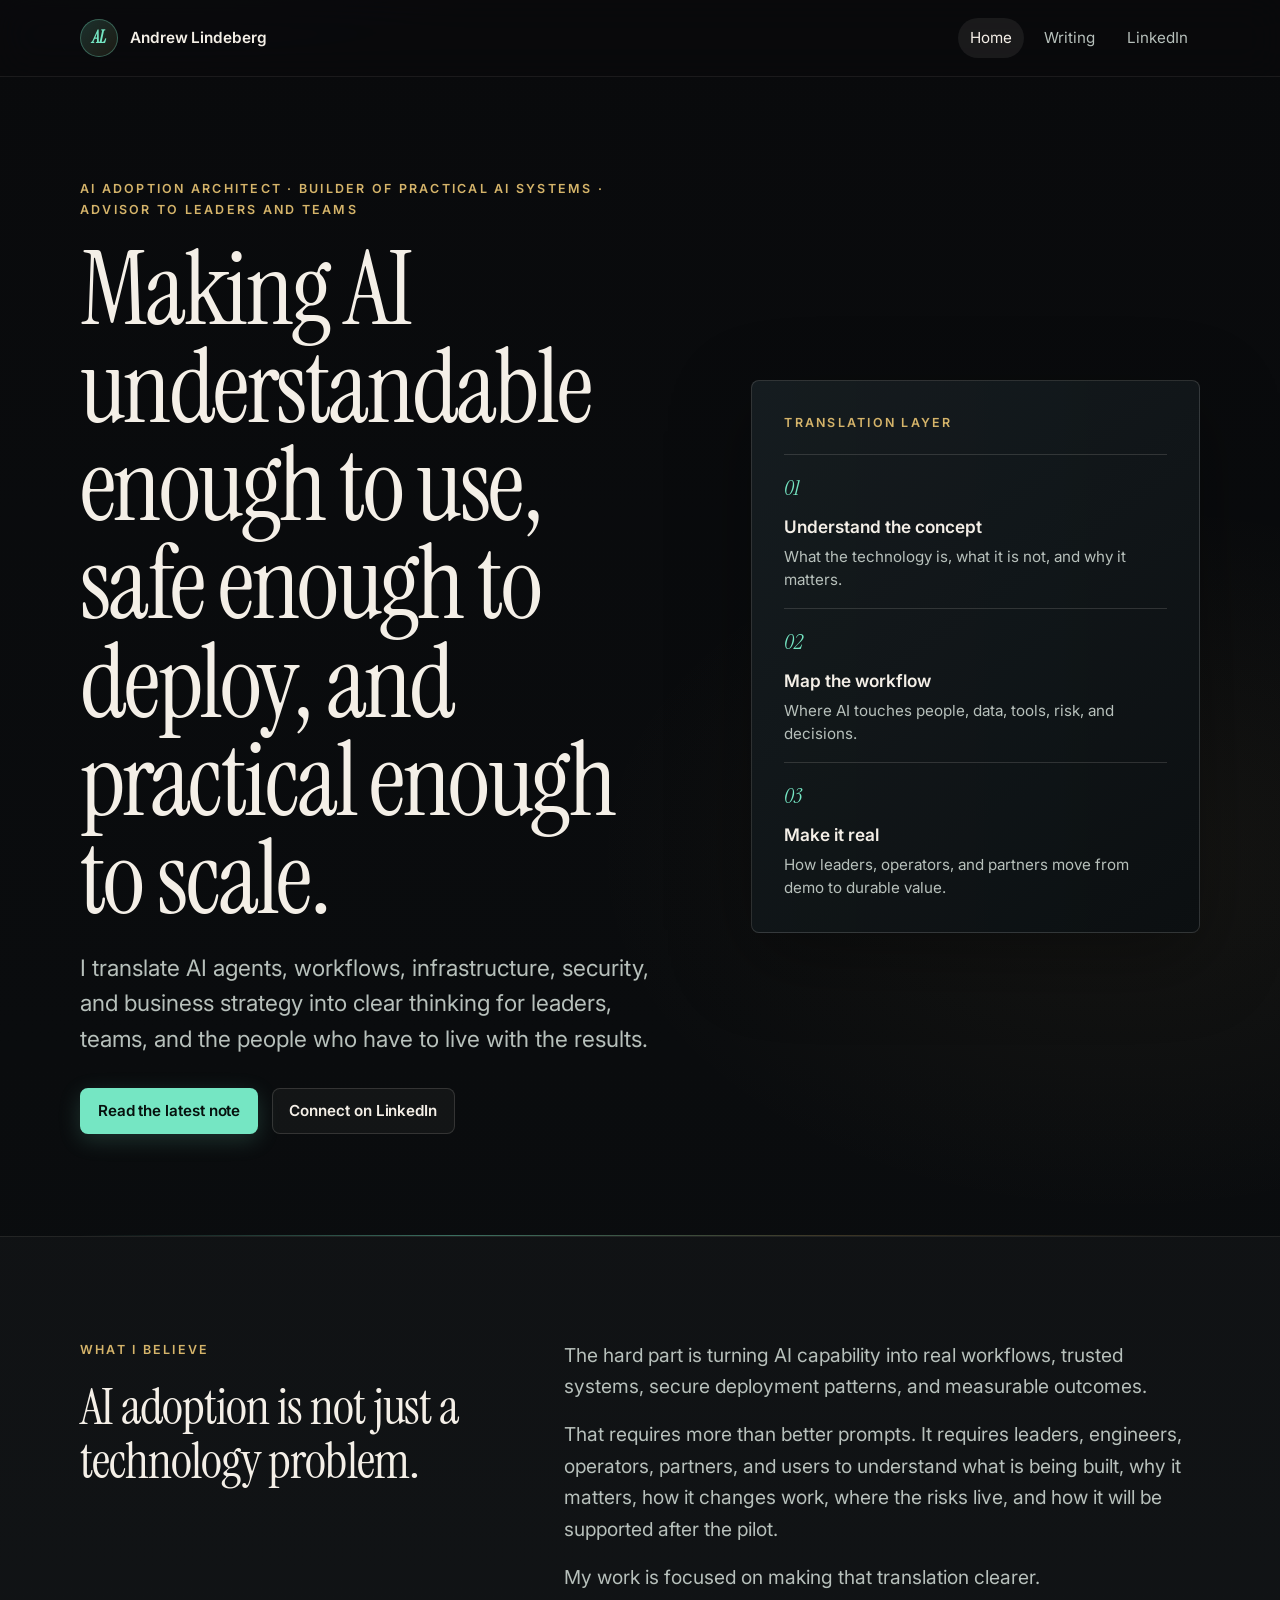
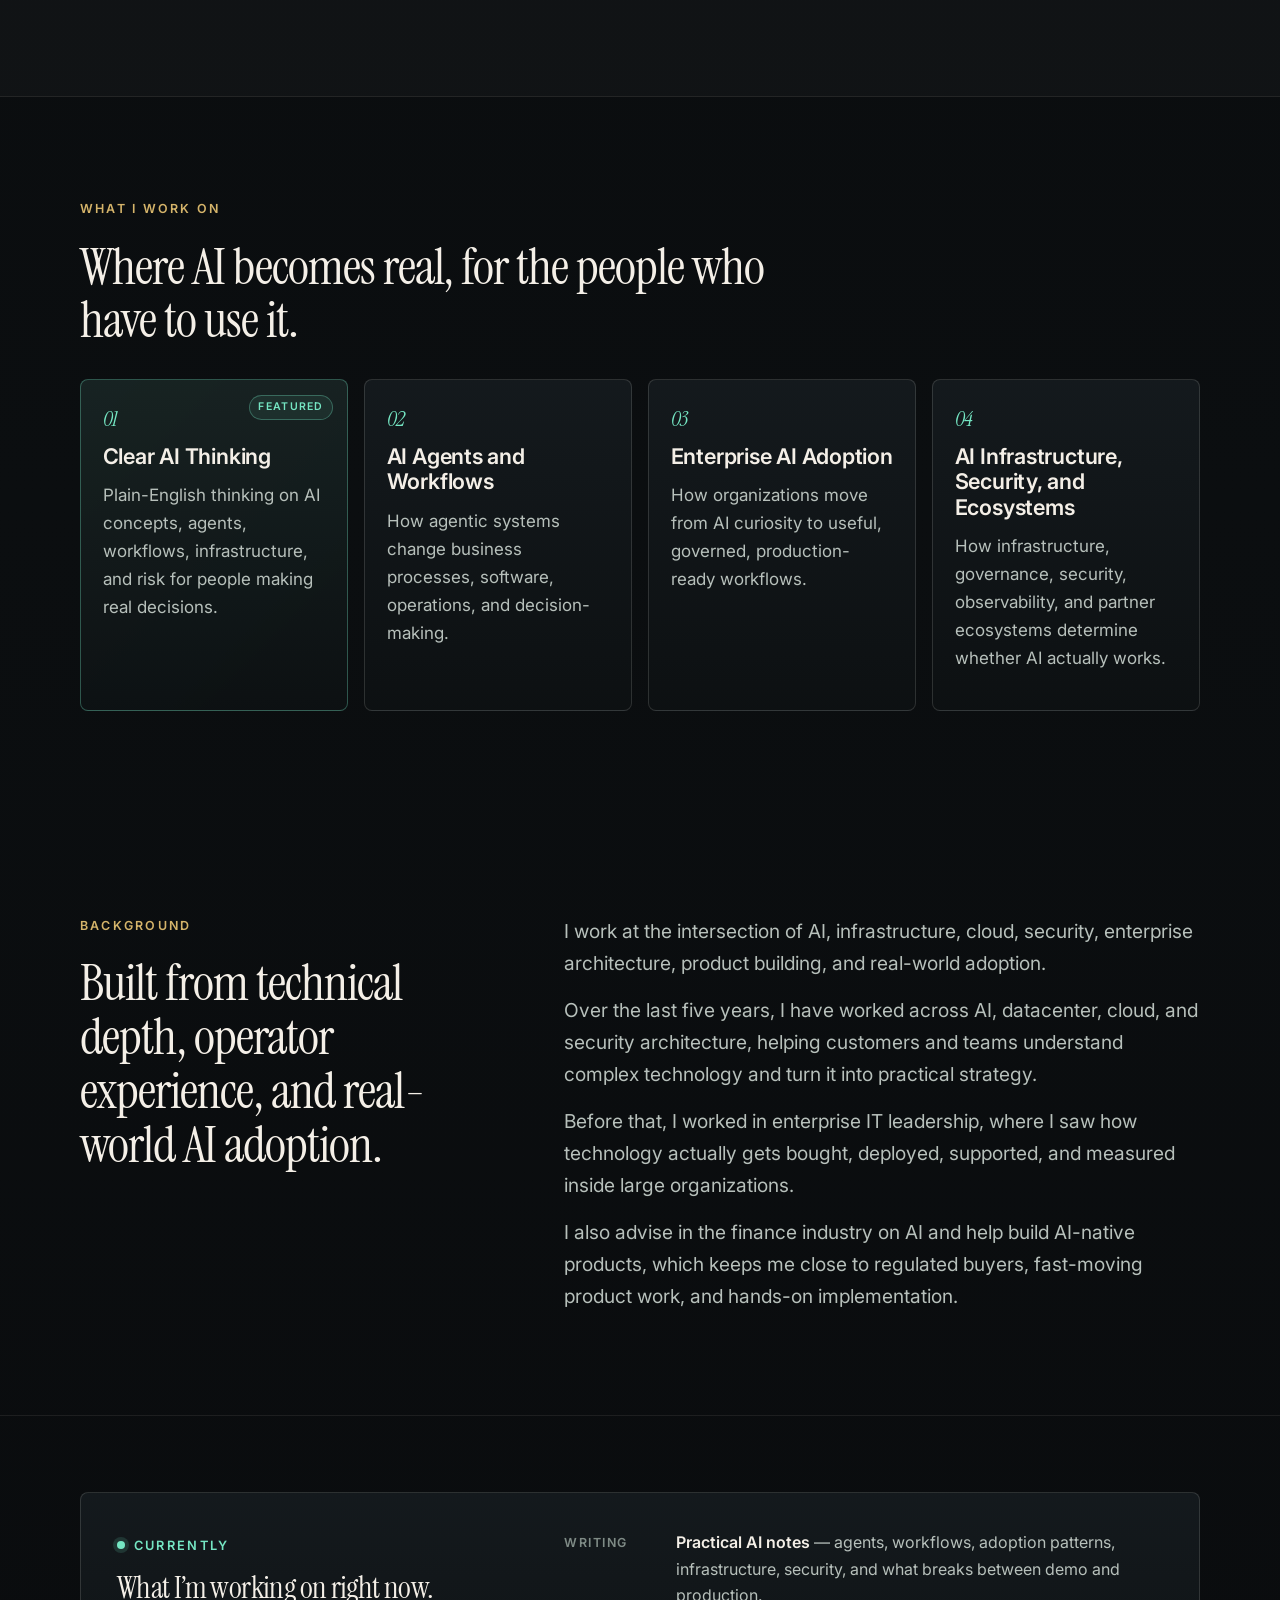
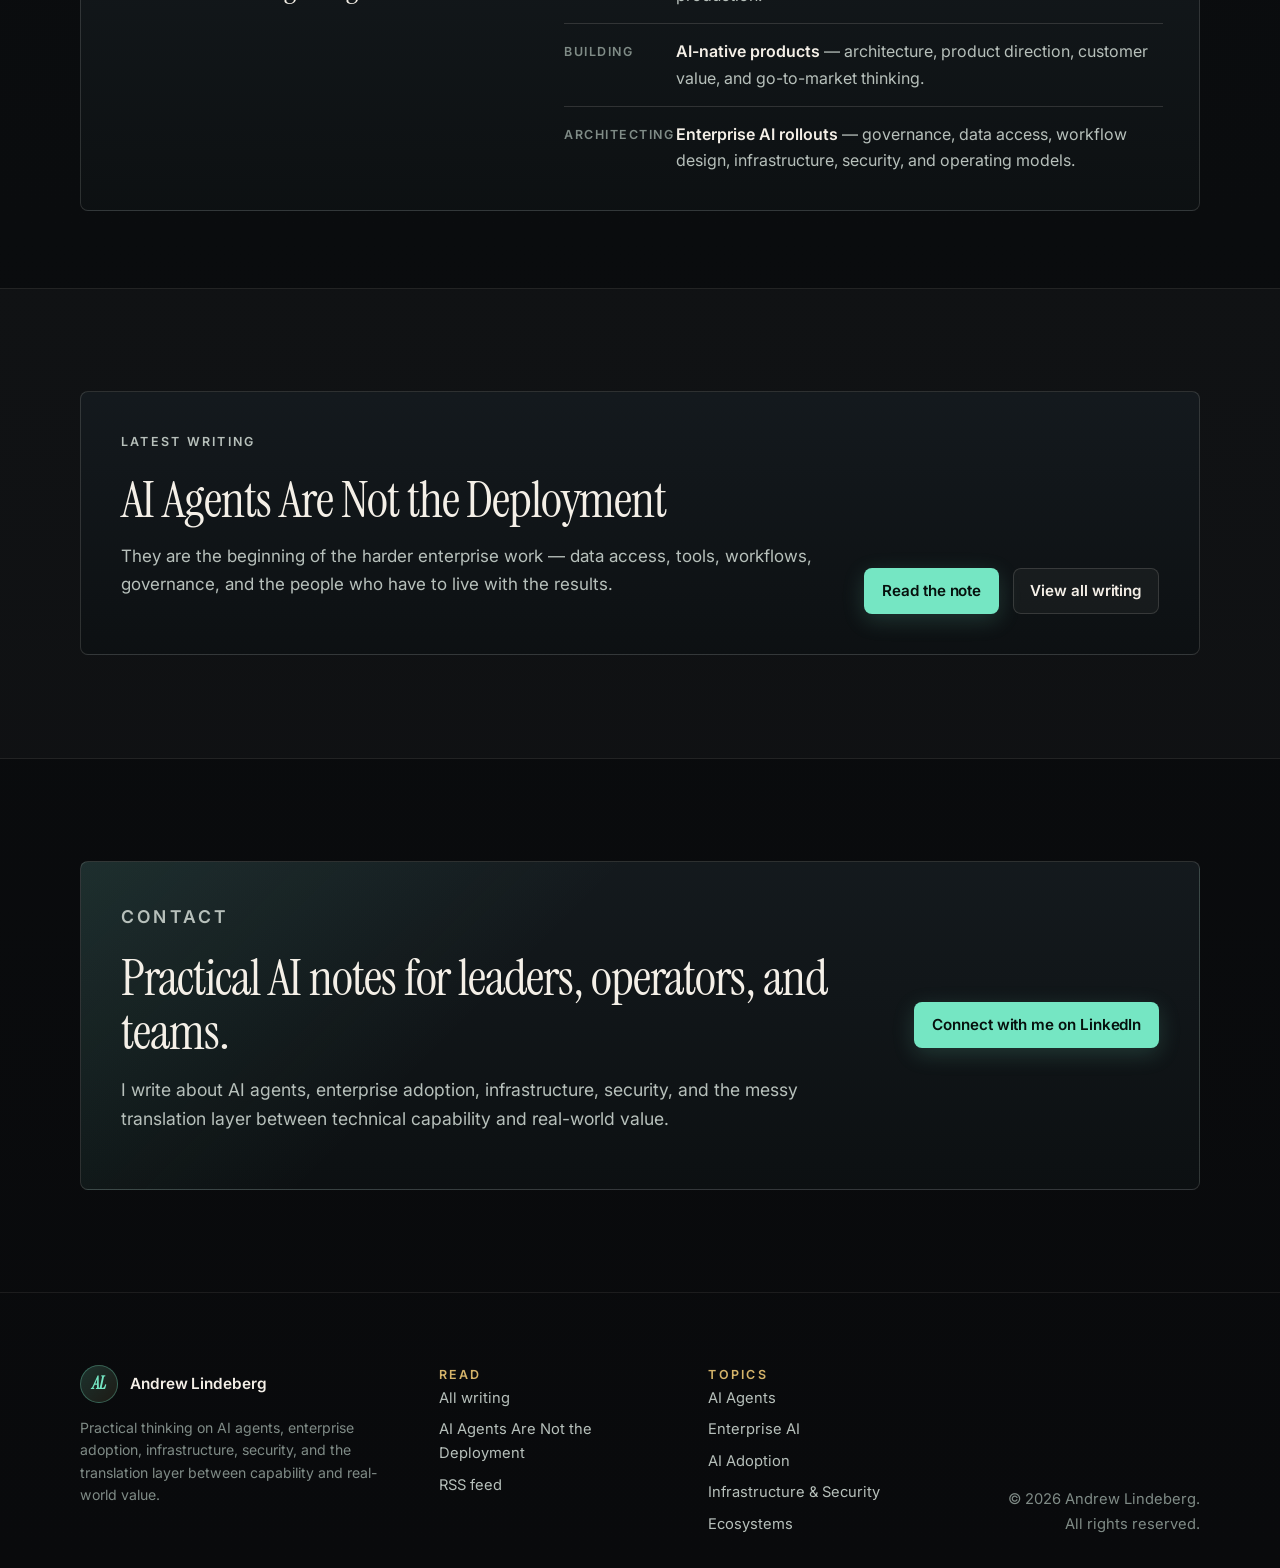
<file: index.html>
<!doctype html>
<html lang="en">
  <head>
    <meta charset="utf-8">
    <meta name="viewport" content="width=device-width, initial-scale=1">
    <title>Andrew Lindeberg | Practical AI Adoption, Agents, and Strategy</title>
    <meta name="author" content="Andrew Lindeberg">
    <meta
      name="description"
      content="Andrew Lindeberg writes practical AI notes for leaders, operators, and teams. AI agents, enterprise adoption, infrastructure, security, and the translation layer between technical capability and real-world value."
    >
    <link rel="canonical" href="https://ai-lab1.com/">
    <meta property="og:type" content="website">
    <meta property="og:title" content="Andrew Lindeberg | Practical AI Adoption, Agents, and Strategy">
    <meta
      property="og:description"
      content="Making AI understandable enough to use, safe enough to deploy, and practical enough to scale."
    >
    <meta property="og:url" content="https://ai-lab1.com/">
    <meta property="og:image" content="https://ai-lab1.com/og-image.png">
    <meta property="og:image:width" content="1200">
    <meta property="og:image:height" content="630">
    <meta property="og:image:alt" content="Andrew Lindeberg — AI, translated.">
    <meta name="twitter:card" content="summary_large_image">
    <meta name="twitter:title" content="Andrew Lindeberg | Practical AI Adoption, Agents, and Strategy">
    <meta
      name="twitter:description"
      content="Practical AI notes for leaders, operators, and teams. Agents, adoption, infrastructure, security, and what breaks between demo and production."
    >
    <meta name="twitter:image" content="https://ai-lab1.com/og-image.png">
    <meta name="theme-color" content="#090a0c">
    <link rel="icon" href="/favicon.svg" type="image/svg+xml">
    <link rel="alternate icon" href="/favicon.ico" sizes="any">
    <link rel="apple-touch-icon" href="/apple-touch-icon.png">
    <link rel="manifest" href="/site.webmanifest">
    <link rel="alternate" type="application/atom+xml" title="Andrew Lindeberg — Writing" href="/feed.xml">
    <link rel="preconnect" href="https://fonts.googleapis.com">
    <link rel="preconnect" href="https://fonts.gstatic.com" crossorigin>
    <link rel="stylesheet" href="https://fonts.googleapis.com/css2?family=Inter:wght@400;500;600;700&family=Instrument+Serif:ital@0;1&display=swap">
    <link rel="stylesheet" href="styles.css?v=67c5370">
    <script src="site.js?v=67c5370" defer></script>
    <script type="application/ld+json">
    {
      "@context": "https://schema.org",
      "@graph": [
        {
          "@type": "Person",
          "@id": "https://ai-lab1.com/#person",
          "name": "Andrew Lindeberg",
          "url": "https://ai-lab1.com/",
          "jobTitle": "AI Adoption Architect & Advisor",
          "description": "AI adoption architect, builder of practical AI systems, and advisor to leaders and teams. Writes practical notes on AI agents, workflows, enterprise adoption, infrastructure, and security.",
          "sameAs": ["https://www.linkedin.com/in/andrew-lindeberg"],
          "knowsAbout": [
            "AI Agents",
            "AI Workflows",
            "Enterprise AI Adoption",
            "AI Infrastructure",
            "AI Security",
            "AI Governance",
            "Cloud Architecture",
            "Partner Ecosystems"
          ]
        },
        {
          "@type": "WebSite",
          "@id": "https://ai-lab1.com/#website",
          "url": "https://ai-lab1.com/",
          "name": "Andrew Lindeberg",
          "publisher": { "@id": "https://ai-lab1.com/#person" },
          "inLanguage": "en"
        }
      ]
    }
    </script>
  </head>
  <body>
    <a class="skip-link" href="#main">Skip to content</a>

    <header class="site-header">
      <nav class="nav container" aria-label="Primary navigation">
        <a class="brand" href="/" aria-label="Andrew Lindeberg home">
          <span class="brand-mark" aria-hidden="true">AL</span>
          <span>Andrew Lindeberg</span>
        </a>
        <div class="nav-links">
          <a href="/" aria-current="page">Home</a>
          <a href="/articles/">Writing</a>
          <a href="https://www.linkedin.com/in/andrew-lindeberg" rel="me">LinkedIn</a>
        </div>
      </nav>
    </header>

    <main id="main">
      <section class="hero section">
        <div class="container hero-grid">
          <div class="hero-copy">
            <p class="credibility">AI adoption architect &middot; Builder of practical AI systems &middot; Advisor to leaders and teams</p>
            <h1 aria-label="Making AI understandable enough to use, safe enough to deploy, and practical enough to scale.">
              <span class="title-desktop" aria-hidden="true">Making AI understandable enough to use, safe enough to deploy, and practical enough to scale.</span>
              <span class="title-mobile" aria-hidden="true">Making AI<br>understandable enough<br>to use, safe enough<br>to deploy, and practical<br>enough to scale.</span>
            </h1>
            <p class="hero-subhead">
              I translate AI agents, workflows, infrastructure, security, and business strategy into clear thinking for leaders, teams, and the people who have to live with the results.
            </p>
            <div class="button-row" aria-label="Primary actions">
              <a class="button primary" href="/articles/ai-agents-are-not-the-deployment/">Read the latest note</a>
              <a class="button secondary" href="https://www.linkedin.com/in/andrew-lindeberg" rel="me">Connect on LinkedIn</a>
            </div>
          </div>
          <aside class="signal-panel" aria-label="How I approach AI adoption">
            <div class="signal-panel-inner">
              <p class="panel-label">Translation layer</p>
              <ul class="signal-list">
                <li>
                  <span>01</span>
                  <strong>Understand the concept</strong>
                  <p>What the technology is, what it is not, and why it matters.</p>
                </li>
                <li>
                  <span>02</span>
                  <strong>Map the workflow</strong>
                  <p>Where AI touches people, data, tools, risk, and decisions.</p>
                </li>
                <li>
                  <span>03</span>
                  <strong>Make it real</strong>
                  <p>How leaders, operators, and partners move from demo to durable value.</p>
                </li>
              </ul>
            </div>
          </aside>
        </div>
      </section>

      <section class="section belief-section" aria-labelledby="belief-title">
        <div class="container split-section">
          <div>
            <p class="section-kicker">What I Believe</p>
            <h2 id="belief-title">AI adoption is not just a technology problem.</h2>
          </div>
          <div class="prose-large">
            <p>
              The hard part is turning AI capability into real workflows, trusted systems, secure deployment patterns, and measurable outcomes.
            </p>
            <p>
              That requires more than better prompts. It requires leaders, engineers, operators, partners, and users to understand what is being built, why it matters, how it changes work, where the risks live, and how it will be supported after the pilot.
            </p>
            <p>My work is focused on making that translation clearer.</p>
          </div>
        </div>
      </section>

      <section class="section work-section" aria-labelledby="work-title">
        <div class="container">
          <div class="section-heading">
            <p class="section-kicker">What I Work On</p>
            <h2 id="work-title">Where AI becomes real, for the people who have to use it.</h2>
          </div>
          <div class="card-grid">
            <article class="topic-card featured-card">
              <div class="card-index">01</div>
              <h3>Clear AI Thinking</h3>
              <p>
                Plain-English thinking on AI concepts, agents, workflows, infrastructure, and risk for people making real decisions.
              </p>
            </article>
            <article class="topic-card">
              <div class="card-index">02</div>
              <h3>AI Agents and Workflows</h3>
              <p>How agentic systems change business processes, software, operations, and decision-making.</p>
            </article>
            <article class="topic-card">
              <div class="card-index">03</div>
              <h3>Enterprise AI Adoption</h3>
              <p>How organizations move from AI curiosity to useful, governed, production-ready workflows.</p>
            </article>
            <article class="topic-card">
              <div class="card-index">04</div>
              <h3>AI Infrastructure, Security, and Ecosystems</h3>
              <p>How infrastructure, governance, security, observability, and partner ecosystems determine whether AI actually works.</p>
            </article>
          </div>
        </div>
      </section>

      <section class="section background-section" aria-labelledby="background-title">
        <div class="container split-section">
          <div>
            <p class="section-kicker">Background</p>
            <h2 id="background-title">Built from technical depth, operator experience, and real-world AI adoption.</h2>
          </div>
          <div class="prose-large">
            <p>
              I work at the intersection of AI, infrastructure, cloud, security, enterprise architecture, product building, and real-world adoption.
            </p>
            <p>
              Over the last five years, I have worked across AI, datacenter, cloud, and security architecture, helping customers and teams understand complex technology and turn it into practical strategy.
            </p>
            <p>
              Before that, I worked in enterprise IT leadership, where I saw how technology actually gets bought, deployed, supported, and measured inside large organizations.
            </p>
            <p>
              I also advise in the finance industry on AI and help build AI-native products, which keeps me close to regulated buyers, fast-moving product work, and hands-on implementation.
            </p>
          </div>
        </div>
      </section>

      <section class="currently-section" aria-labelledby="currently-title">
        <div class="container">
          <div class="currently-panel">
            <div>
              <p class="currently-label"><span class="currently-dot" aria-hidden="true"></span> Currently</p>
              <h2 id="currently-title">What I&rsquo;m working on right now.</h2>
            </div>
            <ul class="currently-list">
              <li>
                <span class="currently-key">Writing</span>
                <span><strong>Practical AI notes</strong> &mdash; agents, workflows, adoption patterns, infrastructure, security, and what breaks between demo and production.</span>
              </li>
              <li>
                <span class="currently-key">Building</span>
                <span><strong>AI-native products</strong> &mdash; architecture, product direction, customer value, and go-to-market thinking.</span>
              </li>
              <li>
                <span class="currently-key">Architecting</span>
                <span><strong>Enterprise AI rollouts</strong> &mdash; governance, data access, workflow design, infrastructure, security, and operating models.</span>
              </li>
            </ul>
          </div>
        </div>
      </section>

      <section class="section writing-section" aria-labelledby="latest-writing-title">
        <div class="container">
          <div class="feature-article">
            <div>
              <p class="section-kicker">Latest Writing</p>
              <h2 id="latest-writing-title">AI Agents Are Not the Deployment</h2>
              <p>
                They are the beginning of the harder enterprise work &mdash; data access, tools, workflows, governance, and the people who have to live with the results.
              </p>
            </div>
            <div class="button-row">
              <a class="button primary" href="/articles/ai-agents-are-not-the-deployment/">Read the note</a>
              <a class="button secondary" href="/articles/">View all writing</a>
            </div>
          </div>
        </div>
      </section>

      <section class="section contact-section" aria-labelledby="contact-title">
        <div class="container contact-panel">
          <div>
            <p class="section-kicker">Contact</p>
            <h2 id="contact-title">Practical AI notes for leaders, operators, and teams.</h2>
            <p>
              I write about AI agents, enterprise adoption, infrastructure, security, and the messy translation layer between technical capability and real-world value.
            </p>
          </div>
          <a class="button primary" href="https://www.linkedin.com/in/andrew-lindeberg" rel="me">Connect with me on LinkedIn</a>
        </div>
      </section>
    </main>

    <footer class="site-footer">
      <div class="container footer-grid">
        <div class="footer-col footer-brand">
          <div class="brand">
            <span class="brand-mark" aria-hidden="true">AL</span>
            <span>Andrew Lindeberg</span>
          </div>
          <p>Practical thinking on AI agents, enterprise adoption, infrastructure, security, and the translation layer between capability and real-world value.</p>
        </div>
        <div class="footer-col">
          <p class="footer-label">Read</p>
          <ul>
            <li><a href="/articles/">All writing</a></li>
            <li><a href="/articles/ai-agents-are-not-the-deployment/">AI Agents Are Not the Deployment</a></li>
            <li><a href="/feed.xml">RSS feed</a></li>
          </ul>
        </div>
        <div class="footer-col">
          <p class="footer-label">Topics</p>
          <ul>
            <li><a href="/articles/?tag=ai-agents">AI Agents</a></li>
            <li><a href="/articles/?tag=enterprise-ai">Enterprise AI</a></li>
            <li><a href="/articles/?tag=ai-adoption">AI Adoption</a></li>
            <li><a href="/articles/?tag=infrastructure-security">Infrastructure &amp; Security</a></li>
            <li><a href="/articles/?tag=ecosystems">Ecosystems</a></li>
          </ul>
        </div>
        <div class="footer-col footer-meta">
          <p>&copy; <span data-current-year>2026</span> Andrew Lindeberg.</p>
          <p>All rights reserved.</p>
        </div>
      </div>
    </footer>
  </body>
</html>
</file>
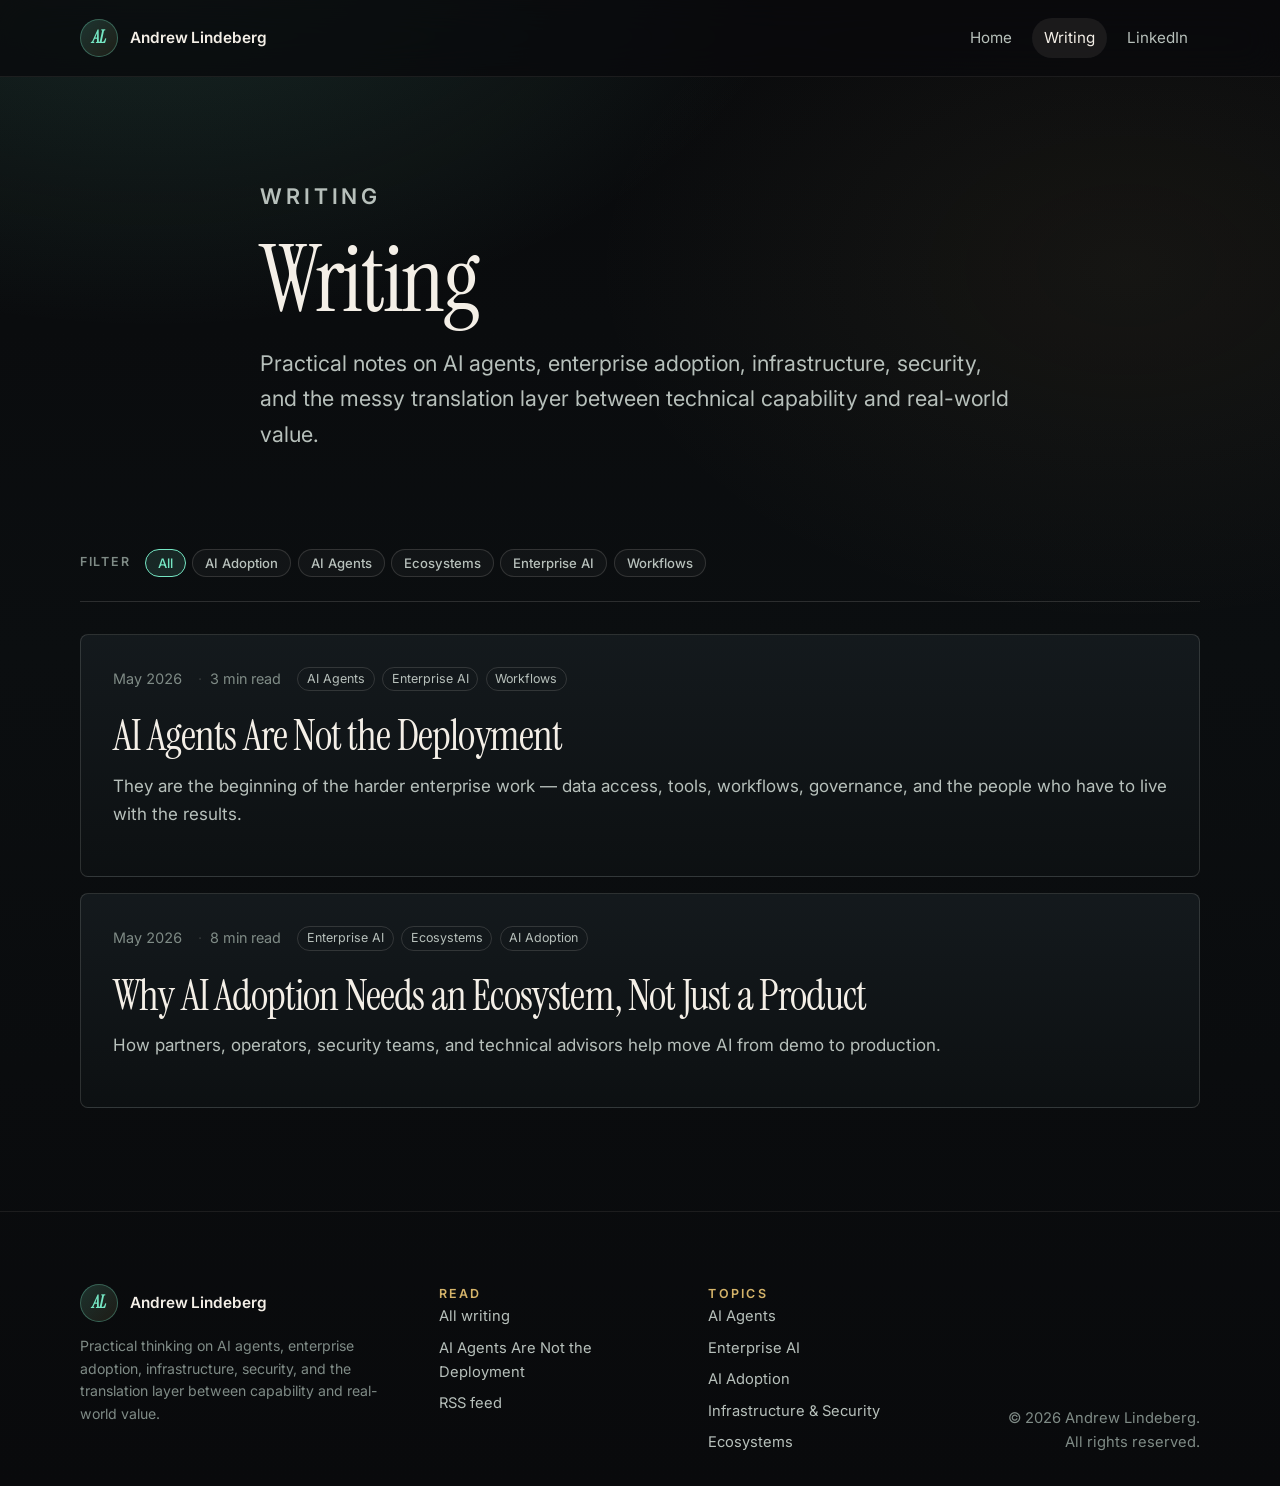
<file: articles/index.html>
<!doctype html>
<html lang="en">
  <head>
    <meta charset="utf-8">
    <meta name="viewport" content="width=device-width, initial-scale=1">
    <title>Writing | Andrew Lindeberg</title>
    <meta name="author" content="Andrew Lindeberg">
    <meta
      name="description"
      content="Practical notes on AI agents, enterprise adoption, infrastructure, security, and the messy translation layer between technical capability and real-world value."
    >
    <link rel="canonical" href="https://ai-lab1.com/articles/">
    <meta property="og:type" content="website">
    <meta property="og:title" content="Writing | Andrew Lindeberg">
    <meta
      property="og:description"
      content="Practical notes on AI agents, enterprise adoption, infrastructure, security, and the messy translation layer between technical capability and real-world value."
    >
    <meta property="og:url" content="https://ai-lab1.com/articles/">
    <meta property="og:image" content="https://ai-lab1.com/og-image.png">
    <meta property="og:image:width" content="1200">
    <meta property="og:image:height" content="630">
    <meta name="twitter:card" content="summary_large_image">
    <meta name="twitter:title" content="Writing | Andrew Lindeberg">
    <meta
      name="twitter:description"
      content="Practical notes on AI agents, enterprise adoption, infrastructure, security, and the messy translation layer between technical capability and real-world value."
    >
    <meta name="twitter:image" content="https://ai-lab1.com/og-image.png">
    <meta name="theme-color" content="#090a0c">
    <link rel="icon" href="/favicon.svg" type="image/svg+xml">
    <link rel="alternate icon" href="/favicon.ico" sizes="any">
    <link rel="apple-touch-icon" href="/apple-touch-icon.png">
    <link rel="manifest" href="/site.webmanifest">
    <link rel="alternate" type="application/atom+xml" title="Andrew Lindeberg — Writing" href="/feed.xml">
    <link rel="preconnect" href="https://fonts.googleapis.com">
    <link rel="preconnect" href="https://fonts.gstatic.com" crossorigin>
    <link rel="stylesheet" href="https://fonts.googleapis.com/css2?family=Inter:wght@400;500;600;700&family=Instrument+Serif:ital@0;1&display=swap">
    <link rel="stylesheet" href="../styles.css?v=67c5370">
    <script src="../site.js?v=67c5370" defer></script>
    <script type="application/ld+json">
    {
      "@context": "https://schema.org",
      "@type": "Blog",
      "@id": "https://ai-lab1.com/articles/#blog",
      "name": "Andrew Lindeberg — Writing",
      "description": "Practical notes on AI agents, enterprise adoption, infrastructure, security, and the messy translation layer between technical capability and real-world value.",
      "url": "https://ai-lab1.com/articles/",
      "inLanguage": "en",
      "author": {
        "@type": "Person",
        "name": "Andrew Lindeberg",
        "url": "https://ai-lab1.com/",
        "sameAs": ["https://www.linkedin.com/in/andrew-lindeberg"]
      },
      "blogPost": [
        {
          "@type": "BlogPosting",
          "headline": "AI Agents Are Not the Deployment",
          "url": "https://ai-lab1.com/articles/ai-agents-are-not-the-deployment/",
          "datePublished": "2026-05-16",
          "dateModified": "2026-05-16",
          "author": { "@type": "Person", "name": "Andrew Lindeberg" },
          "keywords": "AI Agents, Enterprise AI, Workflows"
        },
        {
          "@type": "BlogPosting",
          "headline": "Why AI Adoption Needs an Ecosystem, Not Just a Product",
          "url": "https://ai-lab1.com/articles/ai-adoption-partner-ecosystem/",
          "datePublished": "2026-05-01",
          "dateModified": "2026-05-16",
          "author": { "@type": "Person", "name": "Andrew Lindeberg" },
          "keywords": "Enterprise AI, Ecosystems, AI Adoption"
        }
      ]
    }
    </script>
  </head>
  <body>
    <a class="skip-link" href="#main">Skip to content</a>

    <header class="site-header">
      <nav class="nav container" aria-label="Primary navigation">
        <a class="brand" href="/" aria-label="Andrew Lindeberg home">
          <span class="brand-mark" aria-hidden="true">AL</span>
          <span>Andrew Lindeberg</span>
        </a>
        <div class="nav-links">
          <a href="/">Home</a>
          <a href="/articles/" aria-current="page">Writing</a>
          <a href="https://www.linkedin.com/in/andrew-lindeberg" rel="me">LinkedIn</a>
        </div>
      </nav>
    </header>

    <main id="main">
      <section class="section page-hero">
        <div class="container narrow">
          <p class="section-kicker">Writing</p>
          <h1>Writing</h1>
          <p>
            Practical notes on AI agents, enterprise adoption, infrastructure, security, and the messy translation layer between technical capability and real-world value.
          </p>
        </div>
      </section>

      <section class="section archive-section" aria-label="Article archive">
        <div class="container">
          <div class="tag-filter" role="group" aria-label="Filter articles by topic"></div>

          <div class="article-list">
            <article class="article-card" data-tags="ai-agents enterprise-ai workflows">
              <div class="article-meta-row">
                <time datetime="2026-05-16">May 2026</time>
                <span class="reading-time">3 min read</span>
                <div class="tag-list" aria-label="Tags">
                  <span>AI Agents</span>
                  <span>Enterprise AI</span>
                  <span>Workflows</span>
                </div>
              </div>
              <h2>
                <a href="/articles/ai-agents-are-not-the-deployment/">
                  AI Agents Are Not the Deployment
                </a>
              </h2>
              <p>
                They are the beginning of the harder enterprise work &mdash; data access, tools, workflows, governance, and the people who have to live with the results.
              </p>
            </article>

            <article class="article-card" data-tags="enterprise-ai ecosystems ai-adoption">
              <div class="article-meta-row">
                <time datetime="2026-05-01">May 2026</time>
                <span class="reading-time">8 min read</span>
                <div class="tag-list" aria-label="Tags">
                  <span>Enterprise AI</span>
                  <span>Ecosystems</span>
                  <span>AI Adoption</span>
                </div>
              </div>
              <h2>
                <a href="/articles/ai-adoption-partner-ecosystem/">
                  Why AI Adoption Needs an Ecosystem, Not Just a Product
                </a>
              </h2>
              <p>
                How partners, operators, security teams, and technical advisors help move AI from demo to production.
              </p>
            </article>
          </div>
        </div>
      </section>
    </main>

    <footer class="site-footer">
      <div class="container footer-grid">
        <div class="footer-col footer-brand">
          <div class="brand">
            <span class="brand-mark" aria-hidden="true">AL</span>
            <span>Andrew Lindeberg</span>
          </div>
          <p>Practical thinking on AI agents, enterprise adoption, infrastructure, security, and the translation layer between capability and real-world value.</p>
        </div>
        <div class="footer-col">
          <p class="footer-label">Read</p>
          <ul>
            <li><a href="/articles/">All writing</a></li>
            <li><a href="/articles/ai-agents-are-not-the-deployment/">AI Agents Are Not the Deployment</a></li>
            <li><a href="/feed.xml">RSS feed</a></li>
          </ul>
        </div>
        <div class="footer-col">
          <p class="footer-label">Topics</p>
          <ul>
            <li><a href="/articles/?tag=ai-agents">AI Agents</a></li>
            <li><a href="/articles/?tag=enterprise-ai">Enterprise AI</a></li>
            <li><a href="/articles/?tag=ai-adoption">AI Adoption</a></li>
            <li><a href="/articles/?tag=infrastructure-security">Infrastructure &amp; Security</a></li>
            <li><a href="/articles/?tag=ecosystems">Ecosystems</a></li>
          </ul>
        </div>
        <div class="footer-col footer-meta">
          <p>&copy; <span data-current-year>2026</span> Andrew Lindeberg.</p>
          <p>All rights reserved.</p>
        </div>
      </div>
    </footer>
  </body>
</html>
</file>
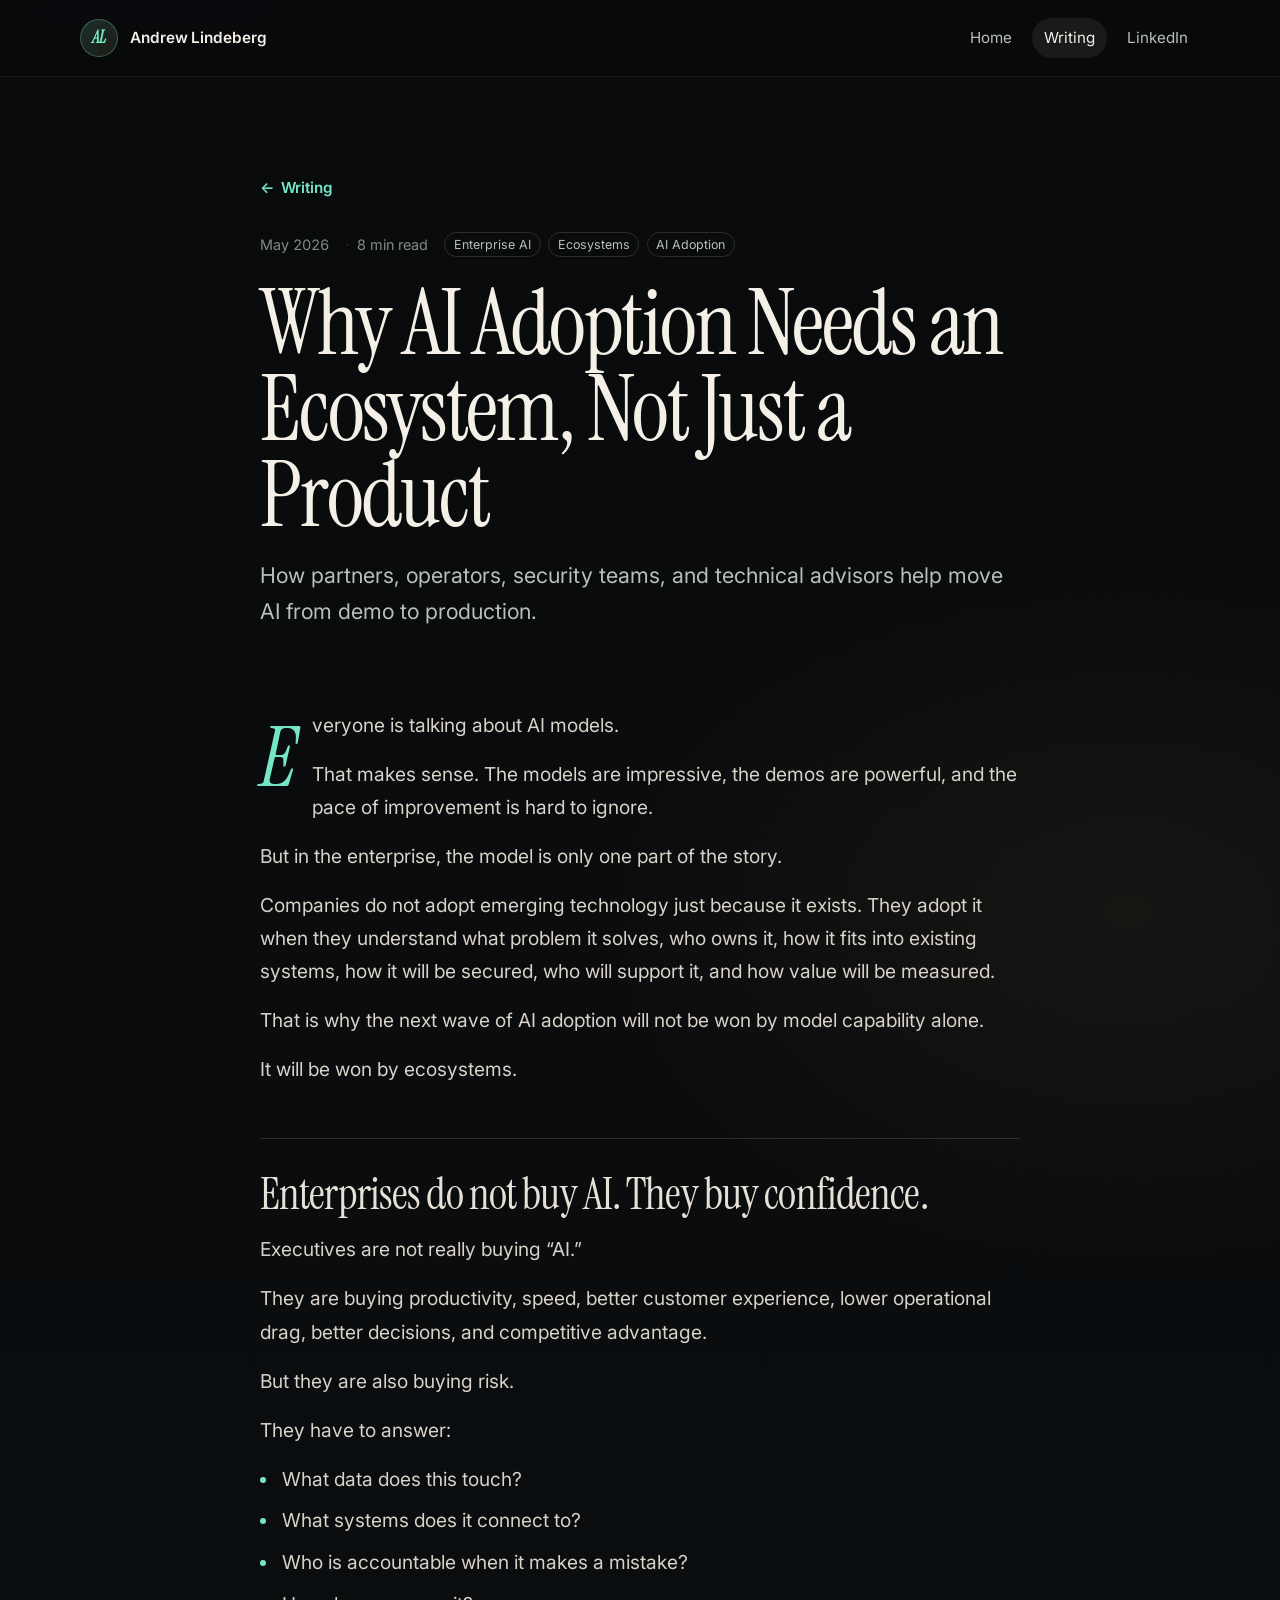
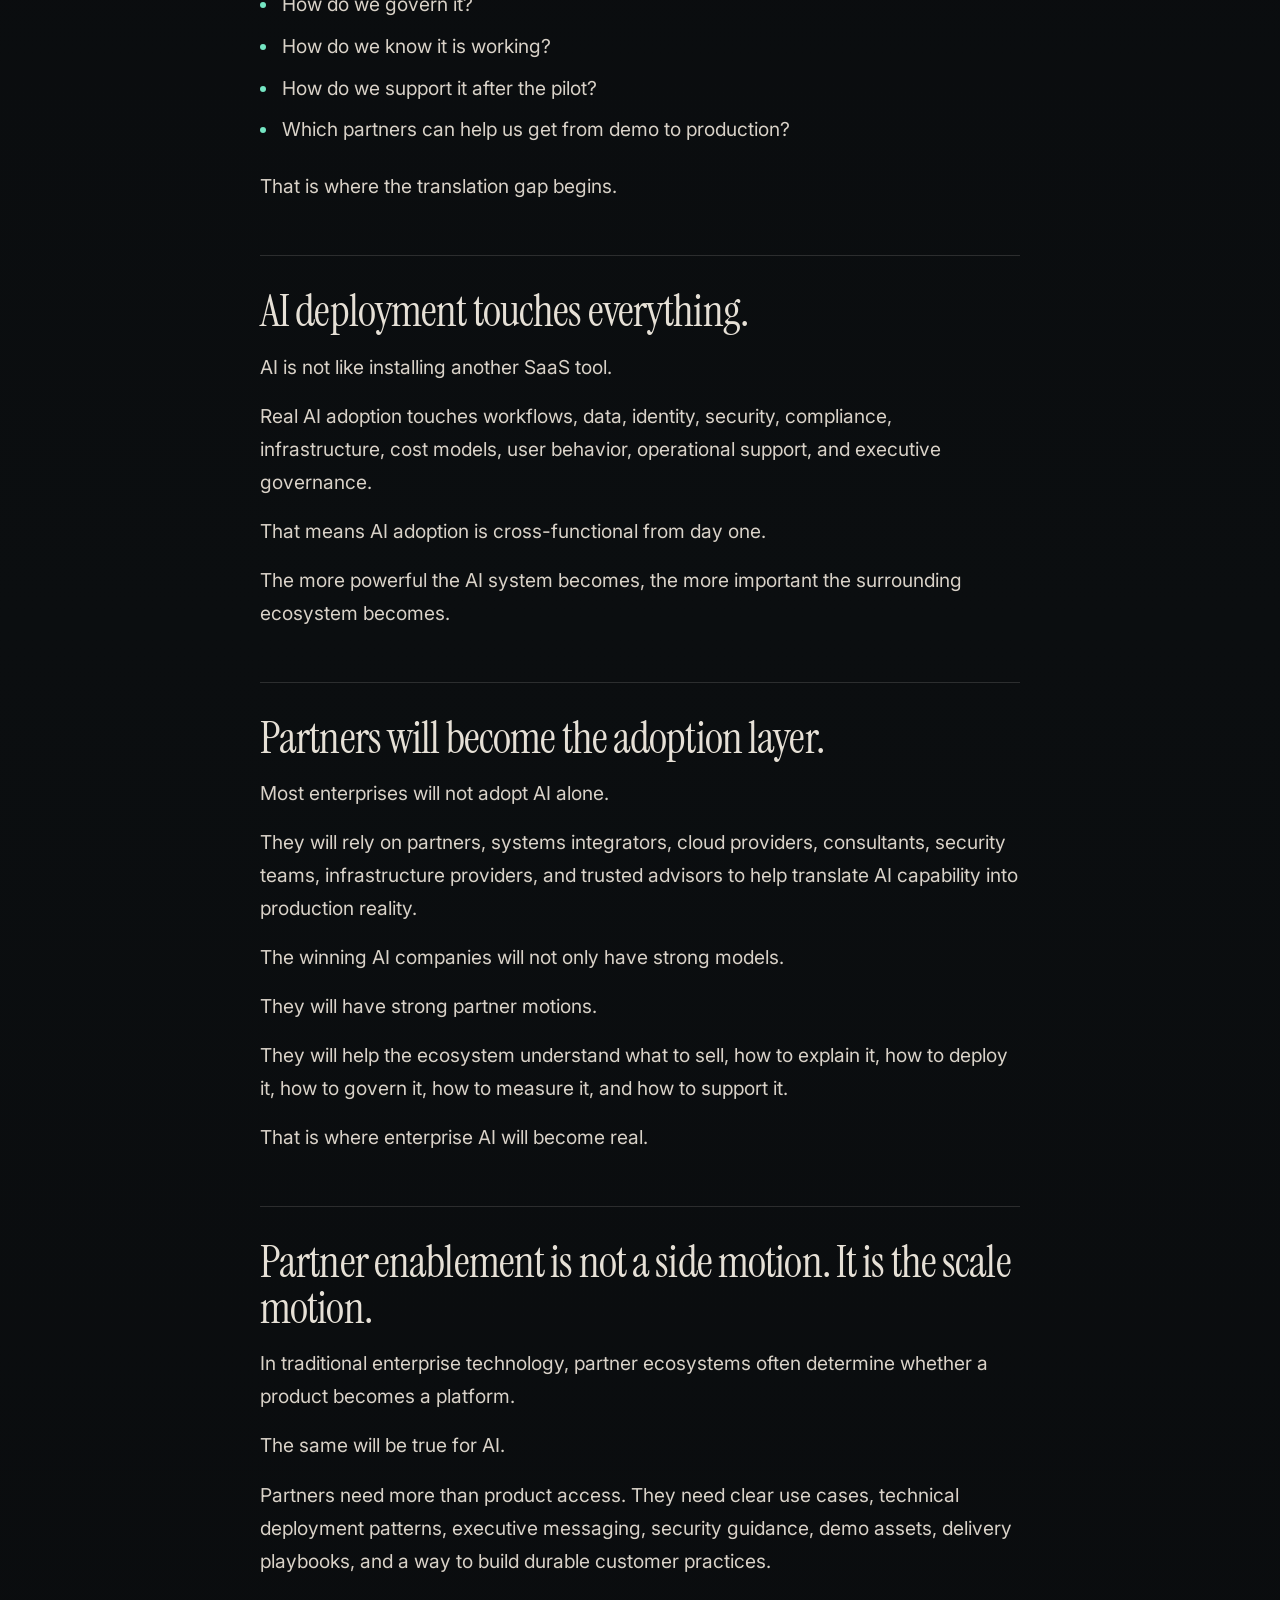
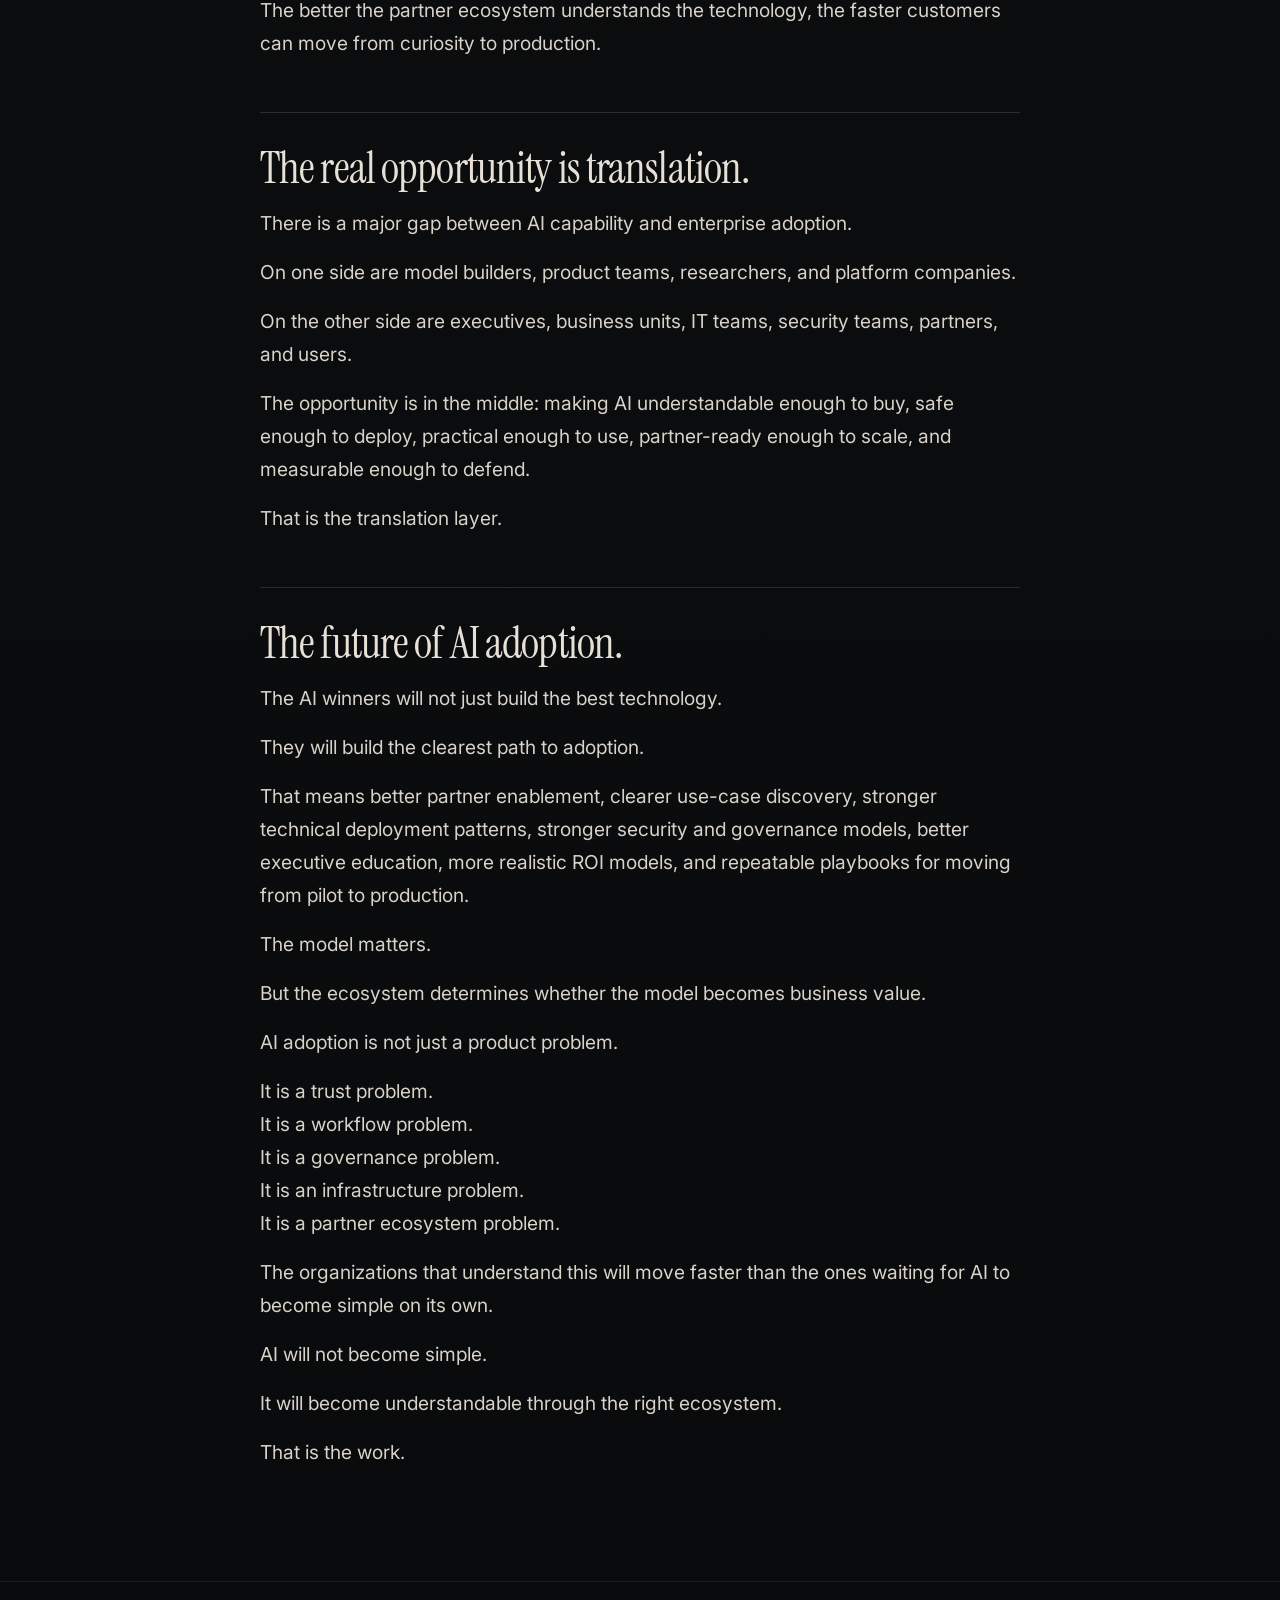
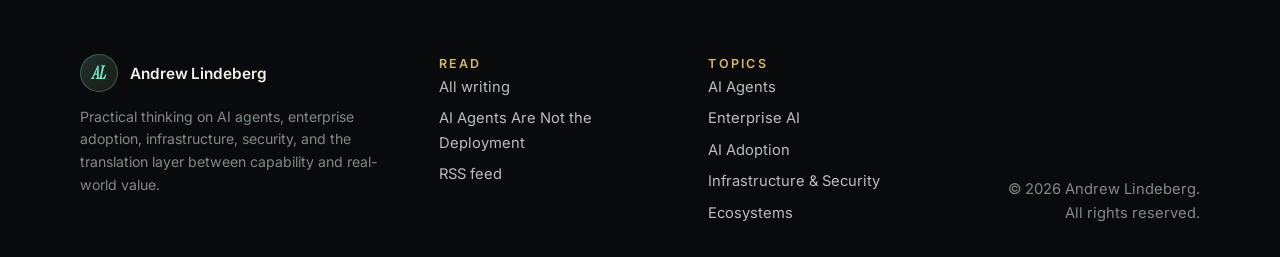
<file: articles/ai-adoption-partner-ecosystem/index.html>
<!doctype html>
<html lang="en">
  <head>
    <meta charset="utf-8">
    <meta name="viewport" content="width=device-width, initial-scale=1">
    <title>Why AI Adoption Needs an Ecosystem | Andrew Lindeberg</title>
    <meta name="author" content="Andrew Lindeberg">
    <meta
      name="description"
      content="Andrew Lindeberg on how partners, operators, security teams, and technical advisors help move AI from interesting demo to trusted, governed production."
    >
    <link rel="canonical" href="https://ai-lab1.com/articles/ai-adoption-partner-ecosystem/">
    <meta property="og:type" content="article">
    <meta property="og:title" content="Why AI Adoption Needs an Ecosystem, Not Just a Product">
    <meta
      property="og:description"
      content="How partners, operators, security teams, and technical advisors help move AI from demo to production."
    >
    <meta property="og:url" content="https://ai-lab1.com/articles/ai-adoption-partner-ecosystem/">
    <meta property="og:image" content="https://ai-lab1.com/og-image.png">
    <meta property="og:image:width" content="1200">
    <meta property="og:image:height" content="630">
    <meta property="article:author" content="Andrew Lindeberg">
    <meta property="article:published_time" content="2026-05-01">
    <meta property="article:section" content="Enterprise AI">
    <meta property="article:tag" content="Enterprise AI">
    <meta property="article:tag" content="Ecosystems">
    <meta property="article:tag" content="AI Adoption">
    <meta name="twitter:card" content="summary_large_image">
    <meta name="twitter:title" content="Why AI Adoption Needs an Ecosystem">
    <meta
      name="twitter:description"
      content="How partners, operators, security teams, and technical advisors help move AI from demo to production."
    >
    <meta name="twitter:image" content="https://ai-lab1.com/og-image.png">
    <meta name="theme-color" content="#090a0c">
    <link rel="icon" href="/favicon.svg" type="image/svg+xml">
    <link rel="alternate icon" href="/favicon.ico" sizes="any">
    <link rel="apple-touch-icon" href="/apple-touch-icon.png">
    <link rel="manifest" href="/site.webmanifest">
    <link rel="alternate" type="application/atom+xml" title="Andrew Lindeberg — Writing" href="/feed.xml">
    <link rel="preconnect" href="https://fonts.googleapis.com">
    <link rel="preconnect" href="https://fonts.gstatic.com" crossorigin>
    <link rel="stylesheet" href="https://fonts.googleapis.com/css2?family=Inter:wght@400;500;600;700&family=Instrument+Serif:ital@0;1&display=swap">
    <link rel="stylesheet" href="../../styles.css?v=67c5370">
    <script src="../../site.js?v=67c5370" defer></script>
    <script type="application/ld+json">
    {
      "@context": "https://schema.org",
      "@graph": [
        {
          "@type": "BlogPosting",
          "@id": "https://ai-lab1.com/articles/ai-adoption-partner-ecosystem/#article",
          "headline": "Why AI Adoption Needs an Ecosystem, Not Just a Product",
          "description": "How partners, operators, security teams, and technical advisors help move AI from demo to production.",
          "url": "https://ai-lab1.com/articles/ai-adoption-partner-ecosystem/",
          "mainEntityOfPage": "https://ai-lab1.com/articles/ai-adoption-partner-ecosystem/",
          "datePublished": "2026-05-01",
          "dateModified": "2026-05-16",
          "wordCount": 850,
          "inLanguage": "en",
          "image": "https://ai-lab1.com/og-image.png",
          "keywords": ["Enterprise AI", "Ecosystems", "AI Adoption"],
          "author": {
            "@type": "Person",
            "name": "Andrew Lindeberg",
            "url": "https://ai-lab1.com/",
            "sameAs": ["https://www.linkedin.com/in/andrew-lindeberg"]
          },
          "publisher": {
            "@type": "Person",
            "name": "Andrew Lindeberg",
            "url": "https://ai-lab1.com/"
          }
        },
        {
          "@type": "BreadcrumbList",
          "itemListElement": [
            { "@type": "ListItem", "position": 1, "name": "Home", "item": "https://ai-lab1.com/" },
            { "@type": "ListItem", "position": 2, "name": "Writing", "item": "https://ai-lab1.com/articles/" },
            { "@type": "ListItem", "position": 3, "name": "Why AI Adoption Needs an Ecosystem" }
          ]
        }
      ]
    }
    </script>
  </head>
  <body>
    <a class="skip-link" href="#main">Skip to content</a>

    <header class="site-header">
      <nav class="nav container" aria-label="Primary navigation">
        <a class="brand" href="/" aria-label="Andrew Lindeberg home">
          <span class="brand-mark" aria-hidden="true">AL</span>
          <span>Andrew Lindeberg</span>
        </a>
        <div class="nav-links">
          <a href="/">Home</a>
          <a href="/articles/" aria-current="page">Writing</a>
          <a href="https://www.linkedin.com/in/andrew-lindeberg" rel="me">LinkedIn</a>
        </div>
      </nav>
    </header>

    <main id="main">
      <article class="article-shell">
        <header class="article-header container narrow">
          <a class="back-link" href="/articles/">Writing</a>
          <div class="article-meta-row">
            <time datetime="2026-05">May 2026</time>
            <span class="reading-time">8 min read</span>
            <div class="tag-list" aria-label="Tags">
              <span>Enterprise AI</span>
              <span>Ecosystems</span>
              <span>AI Adoption</span>
            </div>
          </div>
          <h1>Why AI Adoption Needs an Ecosystem, Not Just a Product</h1>
          <p>
            How partners, operators, security teams, and technical advisors help move AI from demo to production.
          </p>
        </header>

        <div class="article-body container narrow">
          <p>Everyone is talking about AI models.</p>
          <p>That makes sense. The models are impressive, the demos are powerful, and the pace of improvement is hard to ignore.</p>
          <p>But in the enterprise, the model is only one part of the story.</p>
          <p>
            Companies do not adopt emerging technology just because it exists. They adopt it when they understand what problem it solves, who owns it, how it fits into existing systems, how it will be secured, who will support it, and how value will be measured.
          </p>
          <p>That is why the next wave of AI adoption will not be won by model capability alone.</p>
          <p>It will be won by ecosystems.</p>

          <h2>Enterprises do not buy AI. They buy confidence.</h2>
          <p>Executives are not really buying &ldquo;AI.&rdquo;</p>
          <p>
            They are buying productivity, speed, better customer experience, lower operational drag, better decisions, and competitive advantage.
          </p>
          <p>But they are also buying risk.</p>
          <p>They have to answer:</p>
          <ul>
            <li>What data does this touch?</li>
            <li>What systems does it connect to?</li>
            <li>Who is accountable when it makes a mistake?</li>
            <li>How do we govern it?</li>
            <li>How do we know it is working?</li>
            <li>How do we support it after the pilot?</li>
            <li>Which partners can help us get from demo to production?</li>
          </ul>
          <p>That is where the translation gap begins.</p>

          <h2>AI deployment touches everything.</h2>
          <p>AI is not like installing another SaaS tool.</p>
          <p>
            Real AI adoption touches workflows, data, identity, security, compliance, infrastructure, cost models, user behavior, operational support, and executive governance.
          </p>
          <p>That means AI adoption is cross-functional from day one.</p>
          <p>The more powerful the AI system becomes, the more important the surrounding ecosystem becomes.</p>

          <h2>Partners will become the adoption layer.</h2>
          <p>Most enterprises will not adopt AI alone.</p>
          <p>
            They will rely on partners, systems integrators, cloud providers, consultants, security teams, infrastructure providers, and trusted advisors to help translate AI capability into production reality.
          </p>
          <p>The winning AI companies will not only have strong models.</p>
          <p>They will have strong partner motions.</p>
          <p>
            They will help the ecosystem understand what to sell, how to explain it, how to deploy it, how to govern it, how to measure it, and how to support it.
          </p>
          <p>That is where enterprise AI will become real.</p>

          <h2>Partner enablement is not a side motion. It is the scale motion.</h2>
          <p>In traditional enterprise technology, partner ecosystems often determine whether a product becomes a platform.</p>
          <p>The same will be true for AI.</p>
          <p>
            Partners need more than product access. They need clear use cases, technical deployment patterns, executive messaging, security guidance, demo assets, delivery playbooks, and a way to build durable customer practices.
          </p>
          <p>The better the partner ecosystem understands the technology, the faster customers can move from curiosity to production.</p>

          <h2>The real opportunity is translation.</h2>
          <p>There is a major gap between AI capability and enterprise adoption.</p>
          <p>On one side are model builders, product teams, researchers, and platform companies.</p>
          <p>On the other side are executives, business units, IT teams, security teams, partners, and users.</p>
          <p>
            The opportunity is in the middle: making AI understandable enough to buy, safe enough to deploy, practical enough to use, partner-ready enough to scale, and measurable enough to defend.
          </p>
          <p>That is the translation layer.</p>

          <h2>The future of AI adoption.</h2>
          <p>The AI winners will not just build the best technology.</p>
          <p>They will build the clearest path to adoption.</p>
          <p>
            That means better partner enablement, clearer use-case discovery, stronger technical deployment patterns, stronger security and governance models, better executive education, more realistic ROI models, and repeatable playbooks for moving from pilot to production.
          </p>
          <p>The model matters.</p>
          <p>But the ecosystem determines whether the model becomes business value.</p>
          <p>AI adoption is not just a product problem.</p>
          <p>It is a trust problem.<br>It is a workflow problem.<br>It is a governance problem.<br>It is an infrastructure problem.<br>It is a partner ecosystem problem.</p>
          <p>The organizations that understand this will move faster than the ones waiting for AI to become simple on its own.</p>
          <p>AI will not become simple.</p>
          <p>It will become understandable through the right ecosystem.</p>
          <p>That is the work.</p>
        </div>
      </article>
    </main>

    <footer class="site-footer">
      <div class="container footer-grid">
        <div class="footer-col footer-brand">
          <div class="brand">
            <span class="brand-mark" aria-hidden="true">AL</span>
            <span>Andrew Lindeberg</span>
          </div>
          <p>Practical thinking on AI agents, enterprise adoption, infrastructure, security, and the translation layer between capability and real-world value.</p>
        </div>
        <div class="footer-col">
          <p class="footer-label">Read</p>
          <ul>
            <li><a href="/articles/">All writing</a></li>
            <li><a href="/articles/ai-agents-are-not-the-deployment/">AI Agents Are Not the Deployment</a></li>
            <li><a href="/feed.xml">RSS feed</a></li>
          </ul>
        </div>
        <div class="footer-col">
          <p class="footer-label">Topics</p>
          <ul>
            <li><a href="/articles/?tag=ai-agents">AI Agents</a></li>
            <li><a href="/articles/?tag=enterprise-ai">Enterprise AI</a></li>
            <li><a href="/articles/?tag=ai-adoption">AI Adoption</a></li>
            <li><a href="/articles/?tag=infrastructure-security">Infrastructure &amp; Security</a></li>
            <li><a href="/articles/?tag=ecosystems">Ecosystems</a></li>
          </ul>
        </div>
        <div class="footer-col footer-meta">
          <p>&copy; <span data-current-year>2026</span> Andrew Lindeberg.</p>
          <p>All rights reserved.</p>
        </div>
      </div>
    </footer>
  </body>
</html>
</file>
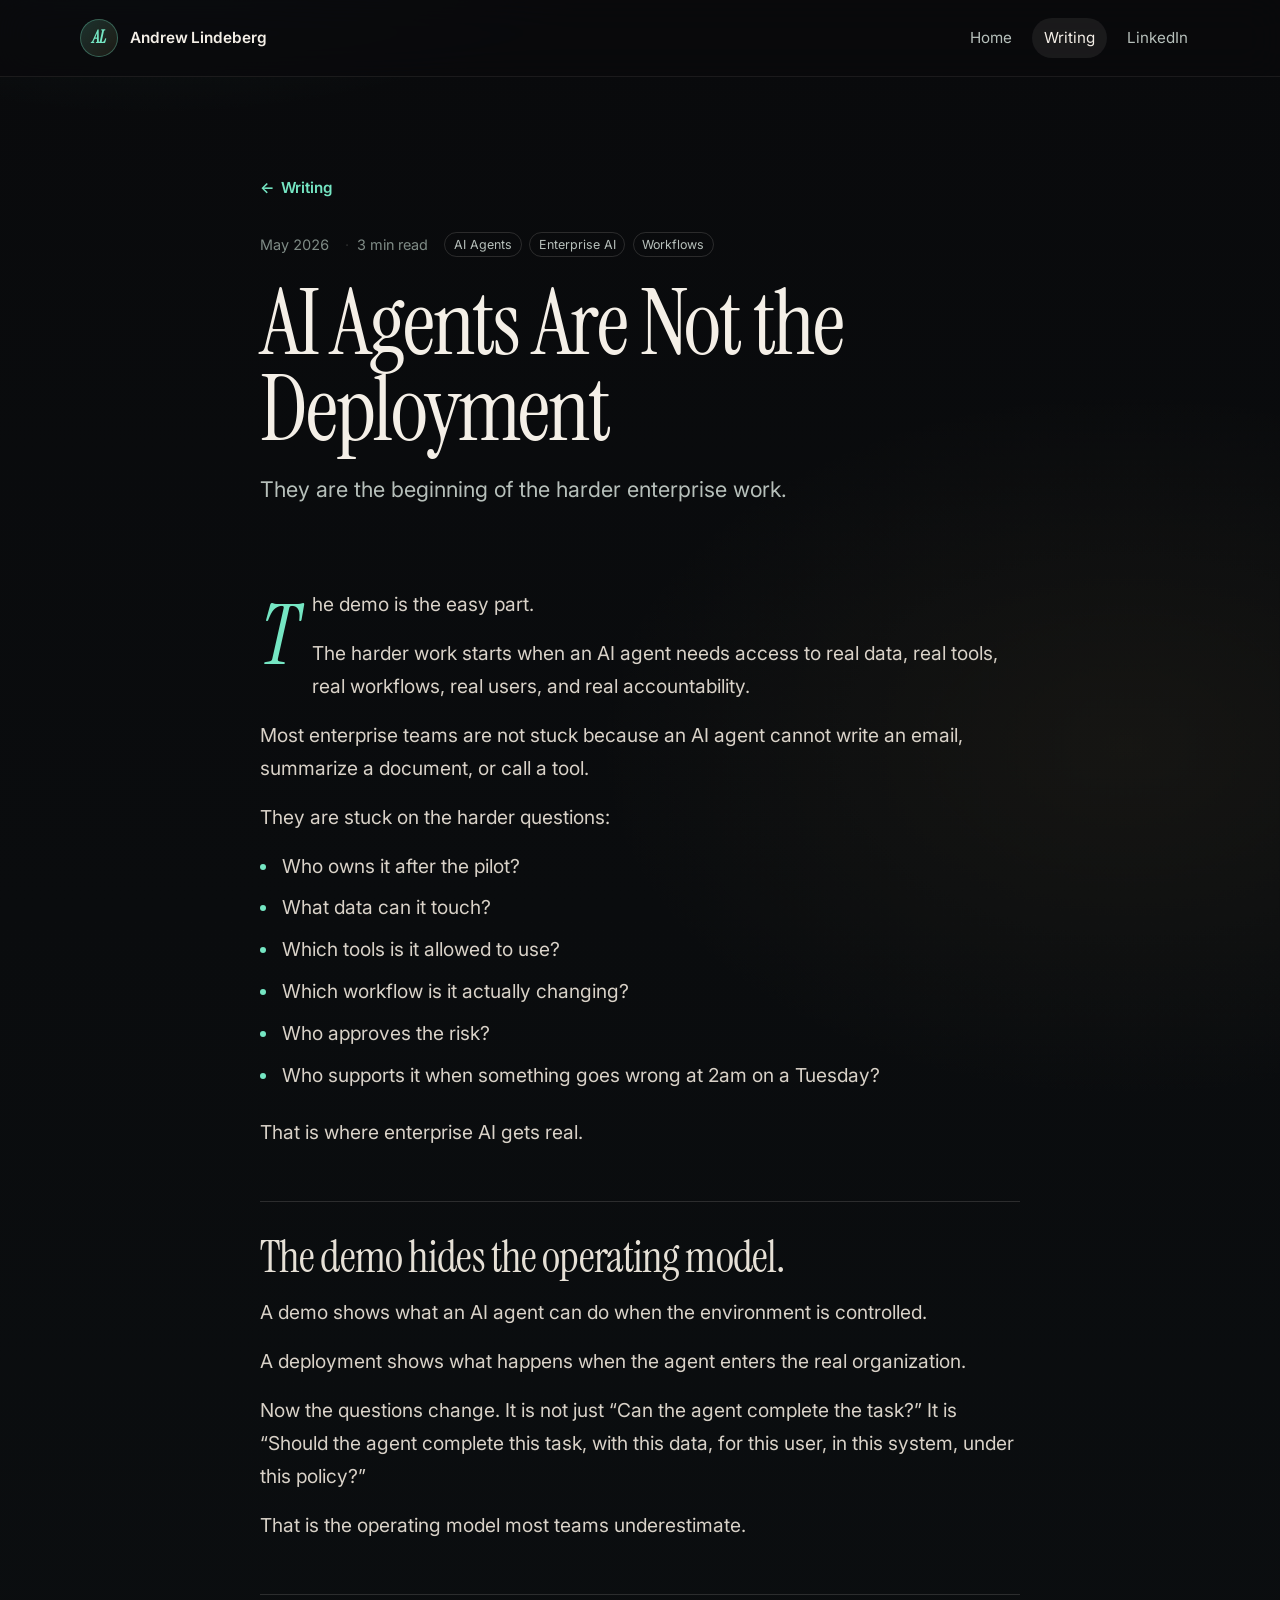
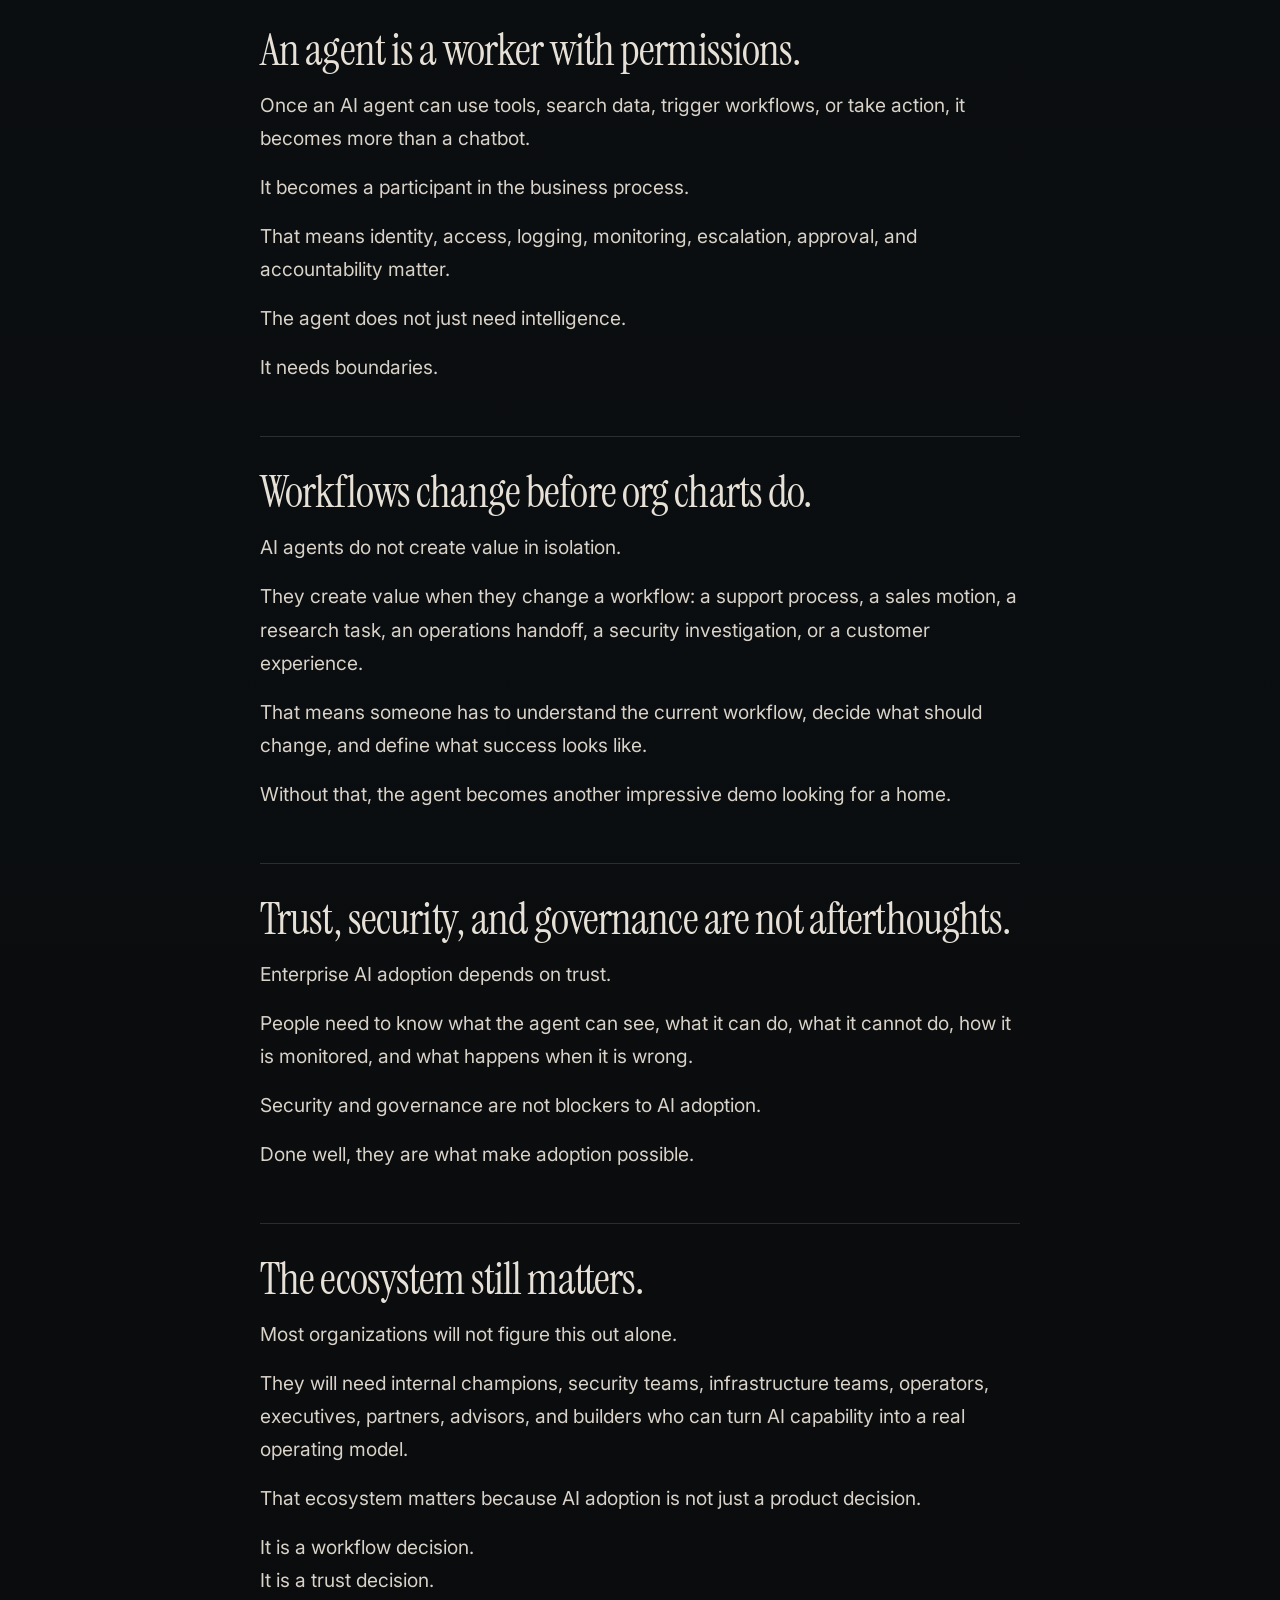
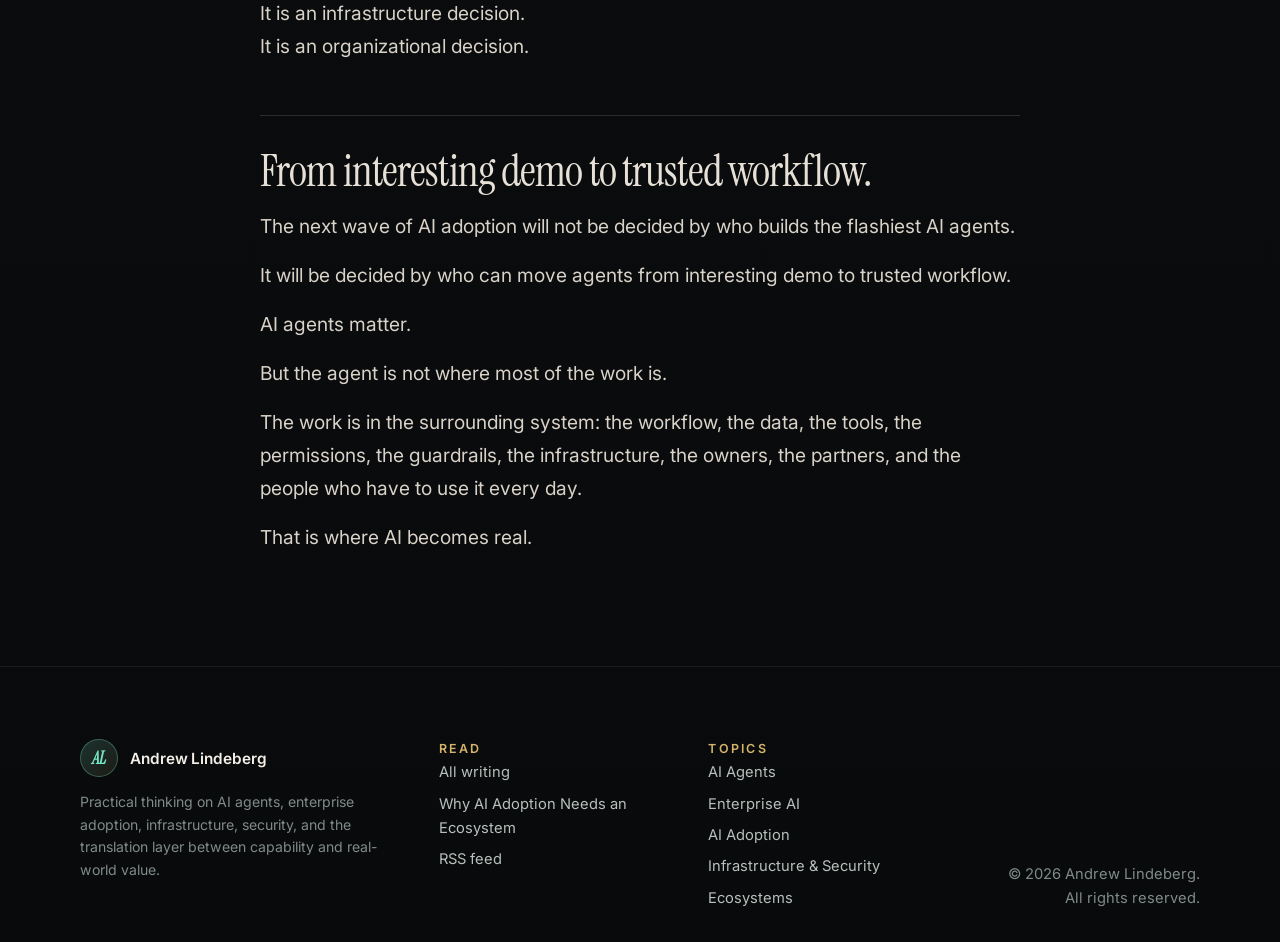
<file: articles/ai-agents-are-not-the-deployment/index.html>
<!doctype html>
<html lang="en">
  <head>
    <meta charset="utf-8">
    <meta name="viewport" content="width=device-width, initial-scale=1">
    <title>AI Agents Are Not the Deployment | Andrew Lindeberg</title>
    <meta name="author" content="Andrew Lindeberg">
    <meta
      name="description"
      content="Andrew Lindeberg on why AI agents are not the deployment — they are the beginning of the harder enterprise work around data, tools, workflows, governance, and accountability."
    >
    <link rel="canonical" href="https://ai-lab1.com/articles/ai-agents-are-not-the-deployment/">
    <meta property="og:type" content="article">
    <meta property="og:title" content="AI Agents Are Not the Deployment">
    <meta
      property="og:description"
      content="They are the beginning of the harder enterprise work — data access, tools, workflows, governance, and the people who have to live with the results."
    >
    <meta property="og:url" content="https://ai-lab1.com/articles/ai-agents-are-not-the-deployment/">
    <meta property="og:image" content="https://ai-lab1.com/og-image.png">
    <meta property="og:image:width" content="1200">
    <meta property="og:image:height" content="630">
    <meta property="article:author" content="Andrew Lindeberg">
    <meta property="article:published_time" content="2026-05-16">
    <meta property="article:section" content="AI Agents">
    <meta property="article:tag" content="AI Agents">
    <meta property="article:tag" content="Enterprise AI">
    <meta property="article:tag" content="Workflows">
    <meta name="twitter:card" content="summary_large_image">
    <meta name="twitter:title" content="AI Agents Are Not the Deployment">
    <meta
      name="twitter:description"
      content="They are the beginning of the harder enterprise work — data, tools, workflows, governance, and the people who have to live with the results."
    >
    <meta name="twitter:image" content="https://ai-lab1.com/og-image.png">
    <meta name="theme-color" content="#090a0c">
    <link rel="icon" href="/favicon.svg" type="image/svg+xml">
    <link rel="alternate icon" href="/favicon.ico" sizes="any">
    <link rel="apple-touch-icon" href="/apple-touch-icon.png">
    <link rel="manifest" href="/site.webmanifest">
    <link rel="alternate" type="application/atom+xml" title="Andrew Lindeberg — Writing" href="/feed.xml">
    <link rel="preconnect" href="https://fonts.googleapis.com">
    <link rel="preconnect" href="https://fonts.gstatic.com" crossorigin>
    <link rel="stylesheet" href="https://fonts.googleapis.com/css2?family=Inter:wght@400;500;600;700&family=Instrument+Serif:ital@0;1&display=swap">
    <link rel="stylesheet" href="../../styles.css?v=67c5370">
    <script src="../../site.js?v=67c5370" defer></script>
    <script type="application/ld+json">
    {
      "@context": "https://schema.org",
      "@graph": [
        {
          "@type": "BlogPosting",
          "@id": "https://ai-lab1.com/articles/ai-agents-are-not-the-deployment/#article",
          "headline": "AI Agents Are Not the Deployment",
          "description": "They are the beginning of the harder enterprise work — data access, tools, workflows, governance, and the people who have to live with the results.",
          "url": "https://ai-lab1.com/articles/ai-agents-are-not-the-deployment/",
          "mainEntityOfPage": "https://ai-lab1.com/articles/ai-agents-are-not-the-deployment/",
          "datePublished": "2026-05-16",
          "dateModified": "2026-05-16",
          "wordCount": 620,
          "inLanguage": "en",
          "image": "https://ai-lab1.com/og-image.png",
          "keywords": ["AI Agents", "Enterprise AI", "Workflows"],
          "author": {
            "@type": "Person",
            "name": "Andrew Lindeberg",
            "url": "https://ai-lab1.com/",
            "sameAs": ["https://www.linkedin.com/in/andrew-lindeberg"]
          },
          "publisher": {
            "@type": "Person",
            "name": "Andrew Lindeberg",
            "url": "https://ai-lab1.com/"
          }
        },
        {
          "@type": "BreadcrumbList",
          "itemListElement": [
            { "@type": "ListItem", "position": 1, "name": "Home", "item": "https://ai-lab1.com/" },
            { "@type": "ListItem", "position": 2, "name": "Writing", "item": "https://ai-lab1.com/articles/" },
            { "@type": "ListItem", "position": 3, "name": "AI Agents Are Not the Deployment" }
          ]
        }
      ]
    }
    </script>
  </head>
  <body>
    <a class="skip-link" href="#main">Skip to content</a>

    <header class="site-header">
      <nav class="nav container" aria-label="Primary navigation">
        <a class="brand" href="/" aria-label="Andrew Lindeberg home">
          <span class="brand-mark" aria-hidden="true">AL</span>
          <span>Andrew Lindeberg</span>
        </a>
        <div class="nav-links">
          <a href="/">Home</a>
          <a href="/articles/" aria-current="page">Writing</a>
          <a href="https://www.linkedin.com/in/andrew-lindeberg" rel="me">LinkedIn</a>
        </div>
      </nav>
    </header>

    <main id="main">
      <article class="article-shell">
        <header class="article-header container narrow">
          <a class="back-link" href="/articles/">Writing</a>
          <div class="article-meta-row">
            <time datetime="2026-05-16">May 2026</time>
            <span class="reading-time">3 min read</span>
            <div class="tag-list" aria-label="Tags">
              <span>AI Agents</span>
              <span>Enterprise AI</span>
              <span>Workflows</span>
            </div>
          </div>
          <h1>AI Agents Are Not the Deployment</h1>
          <p>
            They are the beginning of the harder enterprise work.
          </p>
        </header>

        <div class="article-body container narrow">
          <p>The demo is the easy part.</p>
          <p>
            The harder work starts when an AI agent needs access to real data, real tools, real workflows, real users, and real accountability.
          </p>
          <p>
            Most enterprise teams are not stuck because an AI agent cannot write an email, summarize a document, or call a tool.
          </p>
          <p>They are stuck on the harder questions:</p>
          <ul>
            <li>Who owns it after the pilot?</li>
            <li>What data can it touch?</li>
            <li>Which tools is it allowed to use?</li>
            <li>Which workflow is it actually changing?</li>
            <li>Who approves the risk?</li>
            <li>Who supports it when something goes wrong at 2am on a Tuesday?</li>
          </ul>
          <p>That is where enterprise AI gets real.</p>

          <h2>The demo hides the operating model.</h2>
          <p>A demo shows what an AI agent can do when the environment is controlled.</p>
          <p>A deployment shows what happens when the agent enters the real organization.</p>
          <p>
            Now the questions change. It is not just &ldquo;Can the agent complete the task?&rdquo; It is &ldquo;Should the agent complete this task, with this data, for this user, in this system, under this policy?&rdquo;
          </p>
          <p>That is the operating model most teams underestimate.</p>

          <h2>An agent is a worker with permissions.</h2>
          <p>Once an AI agent can use tools, search data, trigger workflows, or take action, it becomes more than a chatbot.</p>
          <p>It becomes a participant in the business process.</p>
          <p>
            That means identity, access, logging, monitoring, escalation, approval, and accountability matter.
          </p>
          <p>The agent does not just need intelligence.</p>
          <p>It needs boundaries.</p>

          <h2>Workflows change before org charts do.</h2>
          <p>AI agents do not create value in isolation.</p>
          <p>
            They create value when they change a workflow: a support process, a sales motion, a research task, an operations handoff, a security investigation, or a customer experience.
          </p>
          <p>
            That means someone has to understand the current workflow, decide what should change, and define what success looks like.
          </p>
          <p>Without that, the agent becomes another impressive demo looking for a home.</p>

          <h2>Trust, security, and governance are not afterthoughts.</h2>
          <p>Enterprise AI adoption depends on trust.</p>
          <p>
            People need to know what the agent can see, what it can do, what it cannot do, how it is monitored, and what happens when it is wrong.
          </p>
          <p>Security and governance are not blockers to AI adoption.</p>
          <p>Done well, they are what make adoption possible.</p>

          <h2>The ecosystem still matters.</h2>
          <p>Most organizations will not figure this out alone.</p>
          <p>
            They will need internal champions, security teams, infrastructure teams, operators, executives, partners, advisors, and builders who can turn AI capability into a real operating model.
          </p>
          <p>That ecosystem matters because AI adoption is not just a product decision.</p>
          <p>
            It is a workflow decision.<br>It is a trust decision.<br>It is an infrastructure decision.<br>It is an organizational decision.
          </p>

          <h2>From interesting demo to trusted workflow.</h2>
          <p>The next wave of AI adoption will not be decided by who builds the flashiest AI agents.</p>
          <p>It will be decided by who can move agents from interesting demo to trusted workflow.</p>
          <p>AI agents matter.</p>
          <p>But the agent is not where most of the work is.</p>
          <p>
            The work is in the surrounding system: the workflow, the data, the tools, the permissions, the guardrails, the infrastructure, the owners, the partners, and the people who have to use it every day.
          </p>
          <p>That is where AI becomes real.</p>
        </div>
      </article>
    </main>

    <footer class="site-footer">
      <div class="container footer-grid">
        <div class="footer-col footer-brand">
          <div class="brand">
            <span class="brand-mark" aria-hidden="true">AL</span>
            <span>Andrew Lindeberg</span>
          </div>
          <p>Practical thinking on AI agents, enterprise adoption, infrastructure, security, and the translation layer between capability and real-world value.</p>
        </div>
        <div class="footer-col">
          <p class="footer-label">Read</p>
          <ul>
            <li><a href="/articles/">All writing</a></li>
            <li><a href="/articles/ai-adoption-partner-ecosystem/">Why AI Adoption Needs an Ecosystem</a></li>
            <li><a href="/feed.xml">RSS feed</a></li>
          </ul>
        </div>
        <div class="footer-col">
          <p class="footer-label">Topics</p>
          <ul>
            <li><a href="/articles/?tag=ai-agents">AI Agents</a></li>
            <li><a href="/articles/?tag=enterprise-ai">Enterprise AI</a></li>
            <li><a href="/articles/?tag=ai-adoption">AI Adoption</a></li>
            <li><a href="/articles/?tag=infrastructure-security">Infrastructure &amp; Security</a></li>
            <li><a href="/articles/?tag=ecosystems">Ecosystems</a></li>
          </ul>
        </div>
        <div class="footer-col footer-meta">
          <p>&copy; <span data-current-year>2026</span> Andrew Lindeberg.</p>
          <p>All rights reserved.</p>
        </div>
      </div>
    </footer>
  </body>
</html>
</file>
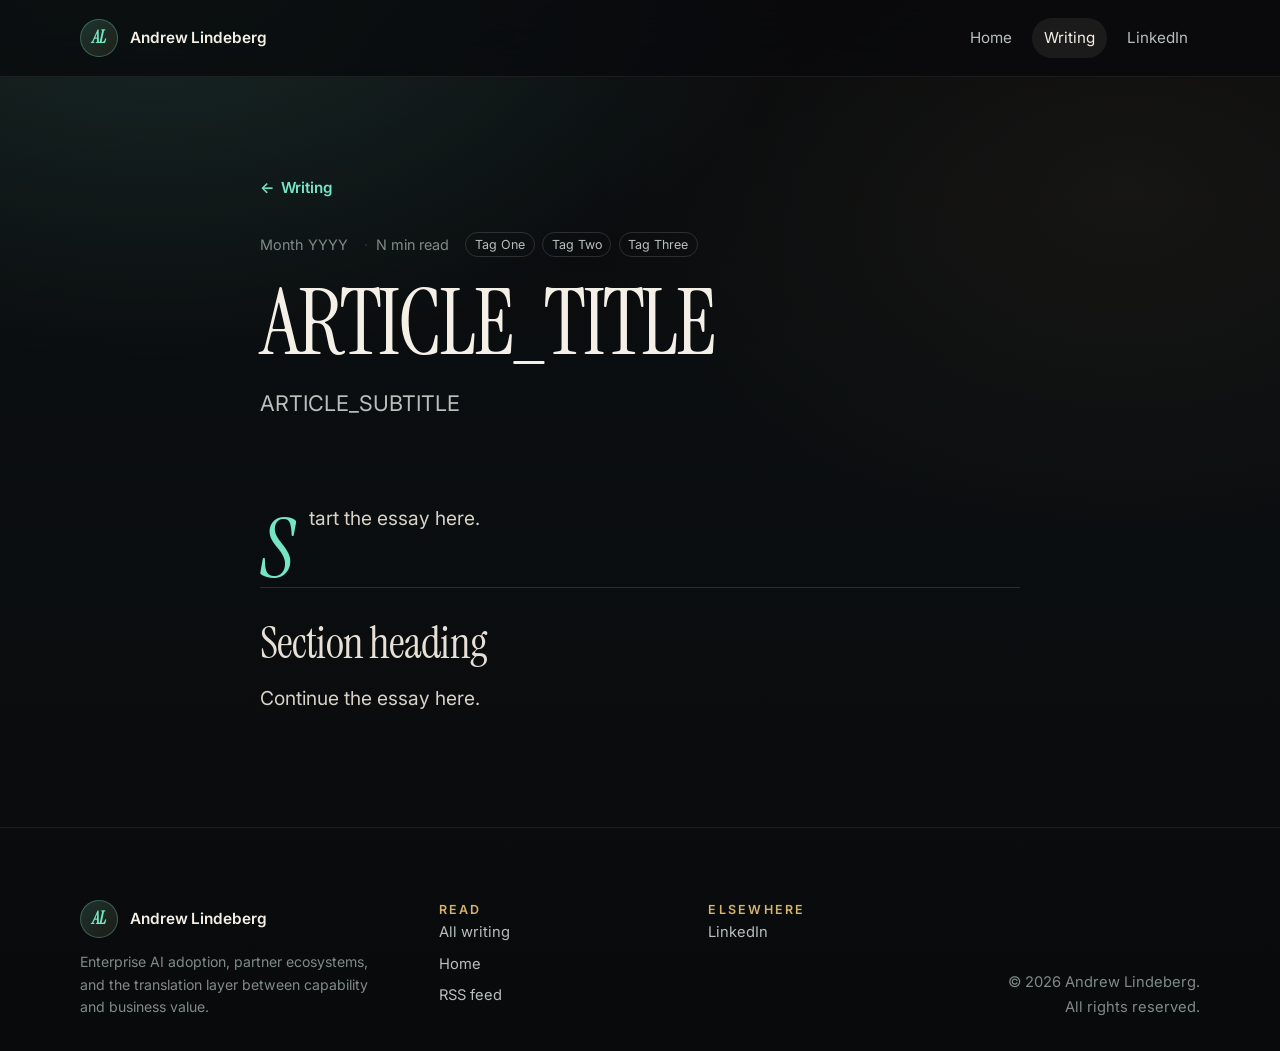
<file: articles/article-template.html>
<!doctype html>
<html lang="en">
  <head>
    <meta charset="utf-8">
    <meta name="viewport" content="width=device-width, initial-scale=1">
    <!-- UPDATE: title -->
    <title>ARTICLE_TITLE | Andrew Lindeberg</title>
    <meta name="author" content="Andrew Lindeberg">
    <!-- UPDATE: meta description -->
    <meta name="description" content="ARTICLE_META_DESCRIPTION">
    <!-- UPDATE: canonical URL -->
    <link rel="canonical" href="https://ai-lab1.com/articles/ARTICLE_SLUG/">
    <meta property="og:type" content="article">
    <!-- UPDATE: OpenGraph title -->
    <meta property="og:title" content="ARTICLE_TITLE">
    <!-- UPDATE: OpenGraph description -->
    <meta property="og:description" content="ARTICLE_OG_DESCRIPTION">
    <meta property="og:url" content="https://ai-lab1.com/articles/ARTICLE_SLUG/">
    <meta property="og:image" content="https://ai-lab1.com/og-image.png">
    <meta property="og:image:width" content="1200">
    <meta property="og:image:height" content="630">
    <meta property="article:author" content="Andrew Lindeberg">
    <!-- UPDATE: published date YYYY-MM-DD -->
    <meta property="article:published_time" content="YYYY-MM-DD">
    <meta name="twitter:card" content="summary_large_image">
    <meta name="twitter:title" content="ARTICLE_TITLE">
    <meta name="twitter:description" content="ARTICLE_TWITTER_DESCRIPTION">
    <meta name="twitter:image" content="https://ai-lab1.com/og-image.png">
    <meta name="theme-color" content="#090a0c">
    <link rel="icon" href="/favicon.svg" type="image/svg+xml">
    <link rel="alternate icon" href="/favicon.ico" sizes="any">
    <link rel="apple-touch-icon" href="/apple-touch-icon.png">
    <link rel="manifest" href="/site.webmanifest">
    <link rel="alternate" type="application/atom+xml" title="Andrew Lindeberg — Writing" href="/feed.xml">
    <link rel="preconnect" href="https://fonts.googleapis.com">
    <link rel="preconnect" href="https://fonts.gstatic.com" crossorigin>
    <link rel="stylesheet" href="https://fonts.googleapis.com/css2?family=Inter:wght@400;500;600;700&family=Instrument+Serif:ital@0;1&display=swap">
    <link rel="stylesheet" href="../../styles.css">
    <script src="../../site.js" defer></script>
    <!-- UPDATE: JSON-LD structured data for this article -->
    <script type="application/ld+json">
    {
      "@context": "https://schema.org",
      "@graph": [
        {
          "@type": "BlogPosting",
          "@id": "https://ai-lab1.com/articles/ARTICLE_SLUG/#article",
          "headline": "ARTICLE_TITLE",
          "description": "ARTICLE_META_DESCRIPTION",
          "url": "https://ai-lab1.com/articles/ARTICLE_SLUG/",
          "mainEntityOfPage": "https://ai-lab1.com/articles/ARTICLE_SLUG/",
          "datePublished": "YYYY-MM-DD",
          "dateModified": "YYYY-MM-DD",
          "inLanguage": "en",
          "image": "https://ai-lab1.com/og-image.png",
          "author": {
            "@type": "Person",
            "name": "Andrew Lindeberg",
            "url": "https://ai-lab1.com/",
            "sameAs": ["https://www.linkedin.com/in/andrew-lindeberg"]
          },
          "publisher": {
            "@type": "Person",
            "name": "Andrew Lindeberg",
            "url": "https://ai-lab1.com/"
          }
        },
        {
          "@type": "BreadcrumbList",
          "itemListElement": [
            { "@type": "ListItem", "position": 1, "name": "Home", "item": "https://ai-lab1.com/" },
            { "@type": "ListItem", "position": 2, "name": "Writing", "item": "https://ai-lab1.com/articles/" },
            { "@type": "ListItem", "position": 3, "name": "ARTICLE_TITLE" }
          ]
        }
      ]
    }
    </script>
  </head>
  <body>
    <a class="skip-link" href="#main">Skip to content</a>

    <header class="site-header">
      <nav class="nav container" aria-label="Primary navigation">
        <a class="brand" href="../../index.html" aria-label="Andrew Lindeberg home">
          <span class="brand-mark" aria-hidden="true">AL</span>
          <span>Andrew Lindeberg</span>
        </a>
        <div class="nav-links">
          <a href="../../index.html">Home</a>
          <a href="../index.html" aria-current="page">Writing</a>
          <a href="https://www.linkedin.com/in/andrew-lindeberg" rel="me">LinkedIn</a>
        </div>
      </nav>
    </header>

    <main id="main">
      <article class="article-shell">
        <header class="article-header container narrow">
          <a class="back-link" href="../index.html">Writing</a>
          <div class="article-meta-row">
            <!-- UPDATE: date -->
            <time datetime="YYYY-MM">Month YYYY</time>
            <!-- UPDATE: reading time -->
            <span class="reading-time">N min read</span>
            <!-- UPDATE: tags -->
            <div class="tag-list" aria-label="Tags">
              <span>Tag One</span>
              <span>Tag Two</span>
              <span>Tag Three</span>
            </div>
          </div>
          <!-- UPDATE: title -->
          <h1>ARTICLE_TITLE</h1>
          <!-- UPDATE: subtitle -->
          <p>ARTICLE_SUBTITLE</p>
        </header>

        <!-- UPDATE: article body -->
        <div class="article-body container narrow">
          <p>Start the essay here.</p>

          <h2>Section heading</h2>
          <p>Continue the essay here.</p>
        </div>
      </article>
    </main>

    <footer class="site-footer">
      <div class="container footer-grid">
        <div class="footer-col footer-brand">
          <div class="brand">
            <span class="brand-mark" aria-hidden="true">AL</span>
            <span>Andrew Lindeberg</span>
          </div>
          <p>Enterprise AI adoption, partner ecosystems, and the translation layer between capability and business value.</p>
        </div>
        <div class="footer-col">
          <p class="footer-label">Read</p>
          <ul>
            <li><a href="../index.html">All writing</a></li>
            <li><a href="../../index.html">Home</a></li>
            <li><a href="/feed.xml">RSS feed</a></li>
          </ul>
        </div>
        <div class="footer-col">
          <p class="footer-label">Elsewhere</p>
          <ul>
            <li><a href="https://www.linkedin.com/in/andrew-lindeberg" rel="me">LinkedIn</a></li>
          </ul>
        </div>
        <div class="footer-col footer-meta">
          <p>&copy; <span data-current-year>2026</span> Andrew Lindeberg.</p>
          <p>All rights reserved.</p>
        </div>
      </div>
    </footer>
  </body>
</html>
</file>
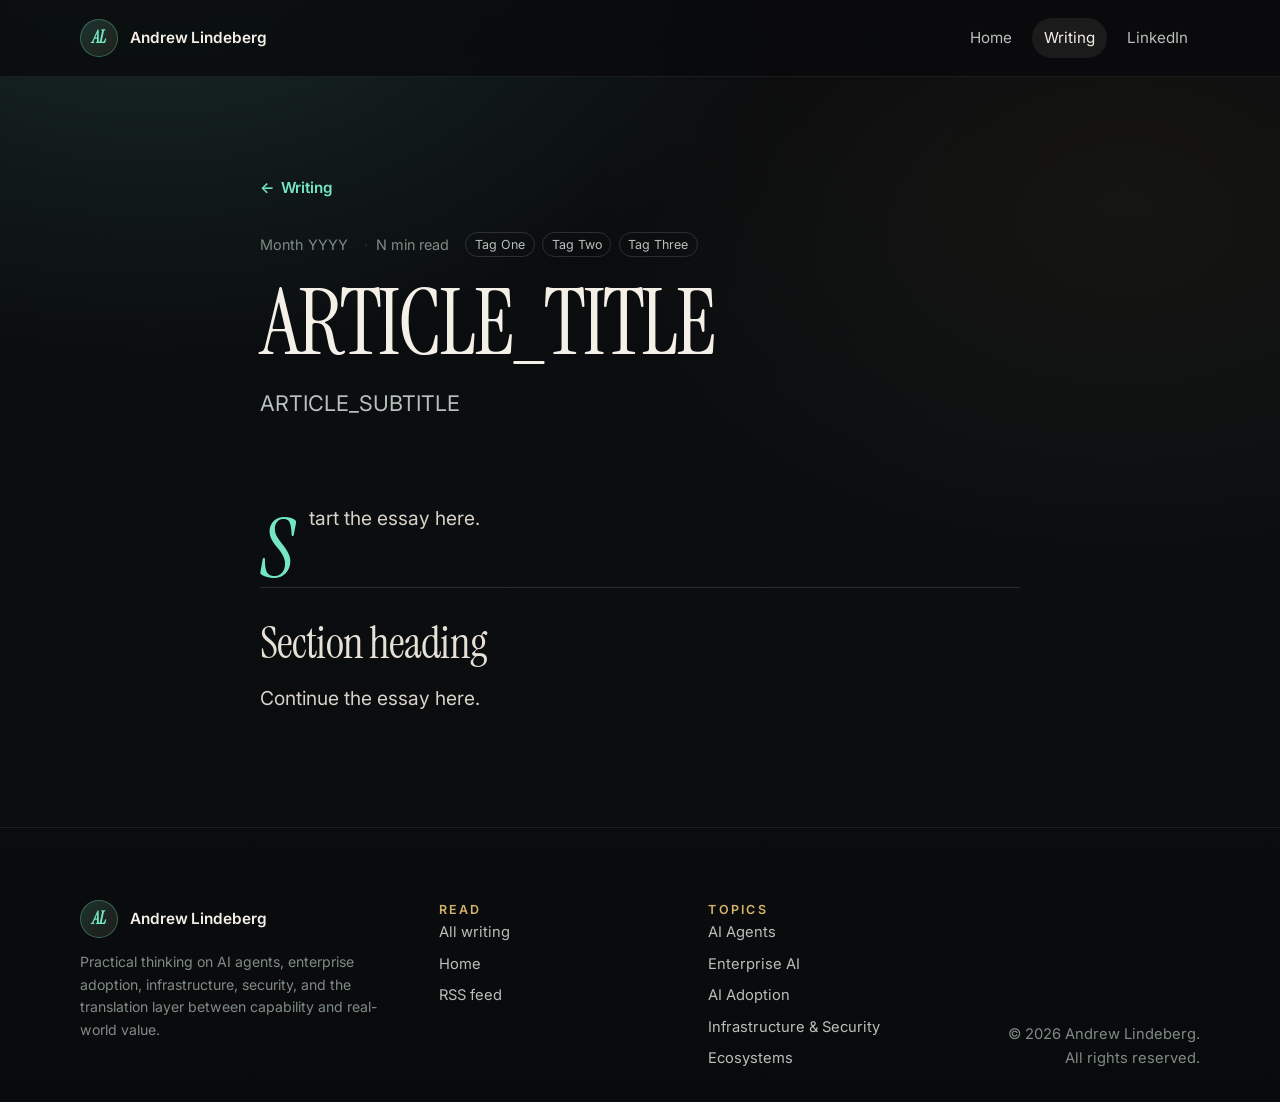
<file: templates/article-template.html>
<!doctype html>
<html lang="en">
  <head>
    <meta charset="utf-8">
    <meta name="viewport" content="width=device-width, initial-scale=1">
    <!-- UPDATE: title -->
    <title>ARTICLE_TITLE | Andrew Lindeberg</title>
    <meta name="author" content="Andrew Lindeberg">
    <!-- UPDATE: meta description -->
    <meta name="description" content="ARTICLE_META_DESCRIPTION">
    <!-- UPDATE: canonical URL -->
    <link rel="canonical" href="https://ai-lab1.com/articles/ARTICLE_SLUG/">
    <meta property="og:type" content="article">
    <!-- UPDATE: OpenGraph title -->
    <meta property="og:title" content="ARTICLE_TITLE">
    <!-- UPDATE: OpenGraph description -->
    <meta property="og:description" content="ARTICLE_OG_DESCRIPTION">
    <meta property="og:url" content="https://ai-lab1.com/articles/ARTICLE_SLUG/">
    <meta property="og:image" content="https://ai-lab1.com/og-image.png">
    <meta property="og:image:width" content="1200">
    <meta property="og:image:height" content="630">
    <meta property="article:author" content="Andrew Lindeberg">
    <!-- UPDATE: published date YYYY-MM-DD -->
    <meta property="article:published_time" content="YYYY-MM-DD">
    <meta name="twitter:card" content="summary_large_image">
    <meta name="twitter:title" content="ARTICLE_TITLE">
    <meta name="twitter:description" content="ARTICLE_TWITTER_DESCRIPTION">
    <meta name="twitter:image" content="https://ai-lab1.com/og-image.png">
    <meta name="theme-color" content="#090a0c">
    <link rel="icon" href="/favicon.svg" type="image/svg+xml">
    <link rel="alternate icon" href="/favicon.ico" sizes="any">
    <link rel="apple-touch-icon" href="/apple-touch-icon.png">
    <link rel="manifest" href="/site.webmanifest">
    <link rel="alternate" type="application/atom+xml" title="Andrew Lindeberg — Writing" href="/feed.xml">
    <link rel="preconnect" href="https://fonts.googleapis.com">
    <link rel="preconnect" href="https://fonts.gstatic.com" crossorigin>
    <link rel="stylesheet" href="https://fonts.googleapis.com/css2?family=Inter:wght@400;500;600;700&family=Instrument+Serif:ital@0;1&display=swap">
    <link rel="stylesheet" href="../../styles.css?v=67c5370">
    <script src="../../site.js?v=67c5370" defer></script>
    <!-- UPDATE: JSON-LD structured data for this article -->
    <script type="application/ld+json">
    {
      "@context": "https://schema.org",
      "@graph": [
        {
          "@type": "BlogPosting",
          "@id": "https://ai-lab1.com/articles/ARTICLE_SLUG/#article",
          "headline": "ARTICLE_TITLE",
          "description": "ARTICLE_META_DESCRIPTION",
          "url": "https://ai-lab1.com/articles/ARTICLE_SLUG/",
          "mainEntityOfPage": "https://ai-lab1.com/articles/ARTICLE_SLUG/",
          "datePublished": "YYYY-MM-DD",
          "dateModified": "YYYY-MM-DD",
          "inLanguage": "en",
          "image": "https://ai-lab1.com/og-image.png",
          "author": {
            "@type": "Person",
            "name": "Andrew Lindeberg",
            "url": "https://ai-lab1.com/",
            "sameAs": ["https://www.linkedin.com/in/andrew-lindeberg"]
          },
          "publisher": {
            "@type": "Person",
            "name": "Andrew Lindeberg",
            "url": "https://ai-lab1.com/"
          }
        },
        {
          "@type": "BreadcrumbList",
          "itemListElement": [
            { "@type": "ListItem", "position": 1, "name": "Home", "item": "https://ai-lab1.com/" },
            { "@type": "ListItem", "position": 2, "name": "Writing", "item": "https://ai-lab1.com/articles/" },
            { "@type": "ListItem", "position": 3, "name": "ARTICLE_TITLE" }
          ]
        }
      ]
    }
    </script>
  </head>
  <body>
    <a class="skip-link" href="#main">Skip to content</a>

    <header class="site-header">
      <nav class="nav container" aria-label="Primary navigation">
        <a class="brand" href="/" aria-label="Andrew Lindeberg home">
          <span class="brand-mark" aria-hidden="true">AL</span>
          <span>Andrew Lindeberg</span>
        </a>
        <div class="nav-links">
          <a href="/">Home</a>
          <a href="/articles/" aria-current="page">Writing</a>
          <a href="https://www.linkedin.com/in/andrew-lindeberg" rel="me">LinkedIn</a>
        </div>
      </nav>
    </header>

    <main id="main">
      <article class="article-shell">
        <header class="article-header container narrow">
          <a class="back-link" href="/articles/">Writing</a>
          <div class="article-meta-row">
            <!-- UPDATE: date -->
            <time datetime="YYYY-MM">Month YYYY</time>
            <!-- UPDATE: reading time -->
            <span class="reading-time">N min read</span>
            <!-- UPDATE: tags -->
            <div class="tag-list" aria-label="Tags">
              <span>Tag One</span>
              <span>Tag Two</span>
              <span>Tag Three</span>
            </div>
          </div>
          <!-- UPDATE: title -->
          <h1>ARTICLE_TITLE</h1>
          <!-- UPDATE: subtitle -->
          <p>ARTICLE_SUBTITLE</p>
        </header>

        <!-- UPDATE: article body -->
        <div class="article-body container narrow">
          <p>Start the essay here.</p>

          <h2>Section heading</h2>
          <p>Continue the essay here.</p>
        </div>
      </article>
    </main>

    <footer class="site-footer">
      <div class="container footer-grid">
        <div class="footer-col footer-brand">
          <div class="brand">
            <span class="brand-mark" aria-hidden="true">AL</span>
            <span>Andrew Lindeberg</span>
          </div>
          <p>Practical thinking on AI agents, enterprise adoption, infrastructure, security, and the translation layer between capability and real-world value.</p>
        </div>
        <div class="footer-col">
          <p class="footer-label">Read</p>
          <ul>
            <li><a href="/articles/">All writing</a></li>
            <li><a href="/">Home</a></li>
            <li><a href="/feed.xml">RSS feed</a></li>
          </ul>
        </div>
        <div class="footer-col">
          <p class="footer-label">Topics</p>
          <ul>
            <li><a href="/articles/?tag=ai-agents">AI Agents</a></li>
            <li><a href="/articles/?tag=enterprise-ai">Enterprise AI</a></li>
            <li><a href="/articles/?tag=ai-adoption">AI Adoption</a></li>
            <li><a href="/articles/?tag=infrastructure-security">Infrastructure &amp; Security</a></li>
            <li><a href="/articles/?tag=ecosystems">Ecosystems</a></li>
          </ul>
        </div>
        <div class="footer-col footer-meta">
          <p>&copy; <span data-current-year>2026</span> Andrew Lindeberg.</p>
          <p>All rights reserved.</p>
        </div>
      </div>
    </footer>
  </body>
</html>
</file>
<file: styles.css>
:root {
  color-scheme: dark;
  --bg: #090a0c;
  --bg-soft: #0e1113;
  --panel: #111619;
  --panel-strong: #151b1f;
  --text: #f4efe7;
  --muted: #b7c0bb;
  --subtle: #7f8b86;
  --line: rgba(244, 239, 231, 0.14);
  --line-strong: rgba(117, 230, 195, 0.32);
  --accent: #75e6c3;
  --accent-strong: #42c8a2;
  --gold: #d5b46a;
  --shadow: 0 24px 80px rgba(0, 0, 0, 0.34);
  --radius: 8px;
  --container: 1120px;
  --narrow: 760px;
  --font-sans: "Inter", -apple-system, BlinkMacSystemFont, "Segoe UI", Roboto, Helvetica, Arial, sans-serif;
  --font-display: "Instrument Serif", "Iowan Old Style", "Apple Garamond", Garamond, Georgia, "Times New Roman", serif;
  --ease: cubic-bezier(0.22, 0.61, 0.36, 1);
}

* {
  box-sizing: border-box;
}

html {
  background: var(--bg);
  scroll-behavior: smooth;
  overflow-x: clip;
}

body {
  position: relative;
  min-width: 320px;
  margin: 0;
  color: var(--text);
  background:
    radial-gradient(60rem 40rem at var(--aurora-x, 12%) var(--aurora-y, -8%), rgba(117, 230, 195, 0.16), transparent 70%),
    radial-gradient(48rem 32rem at 88% 18%, rgba(213, 180, 106, 0.06), transparent 70%),
    linear-gradient(180deg, #090a0c 0%, #0b0e10 44%, #090a0c 100%);
  font-family: var(--font-sans);
  font-size: 17px;
  line-height: 1.65;
  text-rendering: optimizeLegibility;
  -webkit-font-smoothing: antialiased;
  overflow-x: clip;
  animation: aurora-drift 22s ease-in-out infinite alternate;
}

@property --aurora-x {
  syntax: "<percentage>";
  inherits: true;
  initial-value: 12%;
}
@property --aurora-y {
  syntax: "<percentage>";
  inherits: true;
  initial-value: -8%;
}

@keyframes aurora-drift {
  0%   { --aurora-x: 8%;  --aurora-y: -10%; }
  50%  { --aurora-x: 22%; --aurora-y: 6%;   }
  100% { --aurora-x: 14%; --aurora-y: -6%;  }
}

body::before {
  content: "";
  position: fixed;
  inset: 0;
  z-index: -1;
  pointer-events: none;
  opacity: 0.035;
  background-image: url("data:image/svg+xml;utf8,<svg xmlns='http://www.w3.org/2000/svg' width='160' height='160'><filter id='n'><feTurbulence type='fractalNoise' baseFrequency='0.9' numOctaves='2' stitchTiles='stitch'/><feColorMatrix values='0 0 0 0 1  0 0 0 0 1  0 0 0 0 1  0 0 0 1 0'/></filter><rect width='100%25' height='100%25' filter='url(%23n)'/></svg>");
  background-size: 160px 160px;
  mix-blend-mode: overlay;
}

img,
svg {
  max-width: 100%;
}

a {
  color: inherit;
  text-decoration-color: rgba(117, 230, 195, 0.45);
  text-underline-offset: 0.2em;
  transition: color 160ms var(--ease);
}

a:hover {
  color: var(--accent);
}

p,
h1,
h2,
h3 {
  margin-top: 0;
}

p {
  margin-bottom: 1rem;
}

.skip-link {
  position: absolute;
  left: 1rem;
  top: 1rem;
  z-index: 20;
  transform: translateY(-160%);
  border: 1px solid var(--accent);
  border-radius: var(--radius);
  background: var(--bg);
  color: var(--text);
  padding: 0.65rem 0.85rem;
}

.skip-link:focus {
  transform: translateY(0);
}

:focus-visible {
  outline: 2px solid rgba(132, 224, 255, 0.95);
  outline-offset: 4px;
}

.skip-link:focus-visible {
  outline-offset: 2px;
}

.container {
  width: min(100% - 40px, var(--container));
  margin-inline: auto;
}

.narrow {
  width: min(100% - 40px, var(--narrow));
}

.read-progress {
  position: fixed;
  top: 0;
  left: 0;
  right: 0;
  height: 2px;
  z-index: 30;
  background: linear-gradient(90deg, var(--accent), var(--gold));
  transform-origin: left center;
  transform: scaleX(0);
  pointer-events: none;
  opacity: 0.9;
  transition: transform 80ms linear;
}

.site-header {
  position: sticky;
  top: 0;
  z-index: 10;
  border-bottom: 1px solid rgba(244, 239, 231, 0.08);
  background: rgba(9, 10, 12, 0.78);
  backdrop-filter: blur(18px) saturate(140%);
  -webkit-backdrop-filter: blur(18px) saturate(140%);
}

.nav {
  display: flex;
  min-height: 76px;
  align-items: center;
  justify-content: space-between;
  gap: 1.25rem;
}

.brand,
.nav-links {
  display: flex;
  align-items: center;
}

.brand {
  gap: 0.75rem;
  color: var(--text);
  font-size: 0.96rem;
  font-weight: 600;
  text-decoration: none;
  letter-spacing: -0.005em;
}

.brand-mark {
  display: inline-grid;
  width: 38px;
  height: 38px;
  place-items: center;
  border: 1px solid var(--line-strong);
  border-radius: 50%;
  background: linear-gradient(135deg, rgba(117, 230, 195, 0.18), rgba(213, 180, 106, 0.1));
  color: var(--accent);
  font-family: var(--font-display);
  font-style: italic;
  font-size: 1.05rem;
  letter-spacing: -0.02em;
}

.nav-links {
  gap: 0.5rem;
  color: var(--muted);
  font-size: 0.95rem;
}

.nav-links a {
  border-radius: 999px;
  padding: 0.45rem 0.75rem;
  text-decoration: none;
  transition: background 160ms var(--ease), color 160ms var(--ease);
}

.nav-links a:hover,
.nav-links a[aria-current="page"] {
  background: rgba(244, 239, 231, 0.07);
  color: var(--text);
}

.section {
  padding: clamp(4.5rem, 8vw, 7.5rem) 0;
}

/* ─── Hero ───────────────────────────────────────────────────── */

.hero {
  position: relative;
  min-height: calc(100vh - 76px);
  display: flex;
  align-items: center;
}

.hero::after {
  content: "";
  position: absolute;
  left: 50%;
  bottom: 0;
  width: min(100% - 40px, var(--container));
  height: 1px;
  transform: translateX(-50%);
  background: linear-gradient(90deg, transparent, rgba(117, 230, 195, 0.45), rgba(213, 180, 106, 0.25), transparent);
}

.hero-grid {
  display: grid;
  grid-template-columns: minmax(0, 1.14fr) minmax(300px, 0.86fr);
  gap: clamp(2rem, 6vw, 5.5rem);
  align-items: center;
}

.credibility,
.section-kicker,
.panel-label,
.footer-label {
  margin-bottom: 1.25rem;
  color: var(--gold);
  font-family: var(--font-sans);
  font-size: 0.78rem;
  font-weight: 600;
  letter-spacing: 0.18em;
  text-transform: uppercase;
}

h1 {
  max-width: 900px;
  margin-bottom: 1.35rem;
  font-family: var(--font-display);
  font-weight: 400;
  font-size: clamp(3.2rem, 8vw, 7rem);
  line-height: 0.96;
  letter-spacing: -0.025em;
}

.hero-copy,
.signal-panel,
.split-section > *,
.feature-article > *,
.contact-panel > * {
  min-width: 0;
}

.title-mobile {
  display: none;
}

.hero-subhead {
  max-width: 760px;
  color: var(--muted);
  font-size: clamp(1.12rem, 2vw, 1.42rem);
  line-height: 1.55;
}

.button-row {
  display: flex;
  flex-wrap: wrap;
  gap: 0.85rem;
  margin-top: 2rem;
}

.button {
  display: inline-flex;
  min-height: 46px;
  align-items: center;
  justify-content: center;
  border: 1px solid transparent;
  border-radius: var(--radius);
  padding: 0.72rem 1.05rem;
  font-family: var(--font-sans);
  font-size: 0.95rem;
  font-weight: 600;
  line-height: 1.1;
  letter-spacing: -0.005em;
  text-decoration: none;
  transition: border-color 200ms var(--ease), background 200ms var(--ease), color 200ms var(--ease), transform 200ms var(--ease), box-shadow 200ms var(--ease);
}

.button:hover {
  transform: translateY(-1px);
}

.button.primary {
  background: var(--accent);
  color: #06100d;
  box-shadow: 0 6px 22px rgba(117, 230, 195, 0.18);
}

.button.primary:hover {
  background: #8ff0d3;
  color: #06100d;
  box-shadow: 0 10px 28px rgba(117, 230, 195, 0.28);
}

.button.secondary {
  border-color: var(--line);
  background: rgba(244, 239, 231, 0.04);
  color: var(--text);
}

.button.secondary:hover {
  border-color: var(--line-strong);
  color: var(--accent);
}

/* ─── Signal panel ───────────────────────────────────────────── */

.signal-panel {
  position: relative;
  border: 1px solid var(--line);
  border-radius: var(--radius);
  background:
    linear-gradient(145deg, rgba(21, 27, 31, 0.96), rgba(12, 16, 18, 0.96)),
    linear-gradient(90deg, rgba(117, 230, 195, 0.22), transparent);
  box-shadow: var(--shadow);
}

.signal-panel-inner {
  padding: clamp(1.2rem, 3vw, 2rem);
}

.signal-list {
  display: grid;
  gap: 1rem;
  margin: 0;
  padding: 0;
  list-style: none;
}

.signal-list li {
  border-top: 1px solid var(--line);
  padding-top: 1rem;
}

.signal-list > li > span,
.card-index {
  display: block;
  margin-bottom: 0.4rem;
  color: var(--accent);
  font-family: var(--font-display);
  font-style: italic;
  font-size: 1.35rem;
  font-weight: 400;
  letter-spacing: -0.02em;
}

.signal-list strong {
  display: block;
  margin-bottom: 0.3rem;
  font-size: 1.08rem;
  font-weight: 600;
}

.signal-list p {
  margin: 0;
  color: var(--muted);
  font-size: 0.95rem;
  line-height: 1.5;
}

/* ─── Headings & prose ───────────────────────────────────────── */

.split-section {
  display: grid;
  grid-template-columns: minmax(220px, 0.78fr) minmax(0, 1.22fr);
  gap: clamp(2rem, 6vw, 5rem);
}

h2 {
  margin-bottom: 1rem;
  font-family: var(--font-display);
  font-weight: 400;
  font-size: clamp(2rem, 4vw, 3.6rem);
  line-height: 1.05;
  letter-spacing: -0.02em;
}

h3 {
  margin-bottom: 0.75rem;
  font-size: 1.35rem;
  font-weight: 600;
  line-height: 1.18;
  letter-spacing: -0.01em;
}

.prose-large {
  color: var(--muted);
  font-size: clamp(1.06rem, 1.5vw, 1.24rem);
}

.prose-large p:last-child {
  margin-bottom: 0;
}

.belief-section,
.writing-section {
  background: rgba(244, 239, 231, 0.025);
  border-block: 1px solid rgba(244, 239, 231, 0.08);
}

.section-heading {
  max-width: 760px;
  margin-bottom: 2rem;
}

/* ─── Cards ──────────────────────────────────────────────────── */

.card-grid {
  display: grid;
  grid-template-columns: repeat(4, minmax(0, 1fr));
  gap: 1rem;
}

.topic-card,
.article-card,
.feature-article,
.contact-panel {
  border: 1px solid var(--line);
  border-radius: var(--radius);
  background: linear-gradient(180deg, rgba(21, 27, 31, 0.9), rgba(13, 17, 19, 0.9));
  transition: border-color 240ms var(--ease), transform 240ms var(--ease), box-shadow 240ms var(--ease);
}

.topic-card {
  position: relative;
  min-height: 300px;
  padding: 1.35rem;
}

.topic-card:hover {
  transform: translateY(-3px);
  border-color: var(--line-strong);
  box-shadow: 0 16px 42px rgba(0, 0, 0, 0.34), 0 0 0 1px rgba(117, 230, 195, 0.18);
}

.topic-card p,
.feature-article p,
.contact-panel p,
.article-card p {
  color: var(--muted);
}

.featured-card {
  position: relative;
  border-color: var(--line-strong);
  background:
    linear-gradient(180deg, rgba(23, 34, 34, 0.96), rgba(13, 17, 19, 0.96)),
    linear-gradient(135deg, rgba(117, 230, 195, 0.22), transparent);
}

.featured-card::after {
  content: "Featured";
  position: absolute;
  top: 0.9rem;
  right: 0.9rem;
  padding: 0.18rem 0.5rem;
  border: 1px solid var(--line-strong);
  border-radius: 999px;
  background: rgba(117, 230, 195, 0.08);
  color: var(--accent);
  font-size: 0.66rem;
  font-weight: 600;
  letter-spacing: 0.12em;
  text-transform: uppercase;
}

.background-section {
  border-bottom: 1px solid rgba(244, 239, 231, 0.08);
}

/* ─── Currently strip ────────────────────────────────────────── */

.currently-section {
  padding: clamp(3rem, 6vw, 5rem) 0;
}

.currently-panel {
  display: grid;
  grid-template-columns: minmax(0, 0.8fr) minmax(0, 1.2fr);
  gap: clamp(1.5rem, 4vw, 3rem);
  align-items: start;
  border: 1px solid var(--line);
  border-radius: var(--radius);
  padding: clamp(1.5rem, 4vw, 2.25rem);
  background: linear-gradient(180deg, rgba(21, 27, 31, 0.9), rgba(13, 17, 19, 0.9));
}

.currently-label {
  display: inline-flex;
  align-items: center;
  gap: 0.55rem;
  margin-bottom: 1rem;
  color: var(--accent);
  font-size: 0.8rem;
  font-weight: 600;
  letter-spacing: 0.18em;
  text-transform: uppercase;
}

.currently-dot {
  display: inline-block;
  width: 8px;
  height: 8px;
  border-radius: 50%;
  background: var(--accent);
  box-shadow: 0 0 0 4px rgba(117, 230, 195, 0.14);
  animation: pulse 2.6s ease-in-out infinite;
}

@keyframes pulse {
  0%, 100% { box-shadow: 0 0 0 0 rgba(117, 230, 195, 0.32); }
  50%      { box-shadow: 0 0 0 8px rgba(117, 230, 195, 0); }
}

.currently-panel h2 {
  font-size: clamp(1.5rem, 2.4vw, 2rem);
  margin-bottom: 0;
}

.currently-list {
  margin: 0;
  padding: 0;
  list-style: none;
  display: grid;
  gap: 0.9rem;
}

.currently-list li {
  display: grid;
  grid-template-columns: 6rem minmax(0, 1fr);
  gap: 1rem;
  padding-bottom: 0.9rem;
  border-bottom: 1px solid var(--line);
  color: var(--muted);
  font-size: 1rem;
}

.currently-list li:last-child {
  border-bottom: none;
  padding-bottom: 0;
}

.currently-list .currently-key {
  color: var(--subtle);
  font-size: 0.78rem;
  font-weight: 600;
  letter-spacing: 0.12em;
  text-transform: uppercase;
  padding-top: 0.25rem;
}

.currently-list strong {
  color: var(--text);
  font-weight: 600;
}

/* ─── Feature article + Contact ─────────────────────────────── */

.feature-article,
.contact-panel {
  display: grid;
  grid-template-columns: minmax(0, 1fr) auto;
  gap: 2rem;
  align-items: end;
  padding: clamp(1.5rem, 4vw, 2.5rem);
}

.feature-article h2 {
  max-width: 900px;
}

.contact-panel {
  align-items: center;
  background:
    linear-gradient(135deg, rgba(117, 230, 195, 0.1), transparent 38%),
    linear-gradient(180deg, rgba(21, 27, 31, 0.95), rgba(13, 17, 19, 0.95));
}

.contact-panel p {
  max-width: 760px;
  font-size: 1.1rem;
}

/* ─── Writing index ─────────────────────────────────────────── */

.page-hero {
  padding-bottom: 3rem;
}

.page-hero h1 {
  font-size: clamp(3.2rem, 8vw, 5.8rem);
}

.page-hero p {
  color: var(--muted);
  font-size: clamp(1.12rem, 2vw, 1.35rem);
}

.archive-section {
  padding-top: 2rem;
}

.tag-filter {
  display: flex;
  flex-wrap: wrap;
  gap: 0.4rem;
  margin-bottom: 2rem;
  padding-bottom: 1.5rem;
  border-bottom: 1px solid var(--line);
}

.tag-filter-label {
  margin: 0 0.5rem 0 0;
  align-self: center;
  color: var(--subtle);
  font-size: 0.78rem;
  font-weight: 600;
  letter-spacing: 0.14em;
  text-transform: uppercase;
}

.tag-filter button {
  display: inline-flex;
  align-items: center;
  gap: 0.35rem;
  border: 1px solid var(--line);
  border-radius: 999px;
  padding: 0.32rem 0.75rem;
  background: rgba(244, 239, 231, 0.03);
  color: var(--muted);
  font-family: var(--font-sans);
  font-size: 0.82rem;
  font-weight: 500;
  cursor: pointer;
  transition: border-color 160ms var(--ease), color 160ms var(--ease), background 160ms var(--ease);
}

.tag-filter button:hover {
  border-color: var(--line-strong);
  color: var(--text);
}

.tag-filter button[aria-pressed="true"] {
  border-color: var(--accent);
  background: rgba(117, 230, 195, 0.12);
  color: var(--accent);
}

.article-list {
  display: grid;
  gap: 1rem;
}

.article-card {
  padding: clamp(1.25rem, 3vw, 2rem);
}

.article-card.is-hidden {
  display: none;
}

.article-card:hover {
  border-color: var(--line-strong);
  transform: translateY(-2px);
  box-shadow: 0 12px 36px rgba(0, 0, 0, 0.28), 0 0 0 1px rgba(117, 230, 195, 0.14);
}

.article-card h2 {
  max-width: 860px;
  margin-bottom: 0.8rem;
  font-size: clamp(1.65rem, 4vw, 2.6rem);
}

.article-card h2 a {
  text-decoration: none;
}

.article-meta-row {
  display: flex;
  flex-wrap: wrap;
  gap: 0.75rem 1rem;
  align-items: center;
  margin-bottom: 1.5rem;
  color: var(--subtle);
  font-size: 0.9rem;
}

.article-meta-row time {
  font-variant-numeric: tabular-nums;
}

.reading-time::before {
  content: "·";
  margin-right: 0.5rem;
  color: var(--line);
}

.tag-list {
  display: flex;
  flex-wrap: wrap;
  gap: 0.45rem;
}

.tag-list span {
  border: 1px solid var(--line);
  border-radius: 999px;
  padding: 0.22rem 0.55rem;
  color: var(--muted);
  font-size: 0.78rem;
  line-height: 1.25;
}

/* ─── Article body ──────────────────────────────────────────── */

.article-shell {
  padding: clamp(3rem, 8vw, 6rem) 0;
}

.article-header {
  padding-bottom: clamp(2rem, 5vw, 4rem);
}

.back-link {
  display: inline-flex;
  align-items: center;
  margin-bottom: 2rem;
  color: var(--accent);
  font-size: 0.95rem;
  font-weight: 600;
  text-decoration: none;
}

.back-link::before {
  content: "←";
  margin-right: 0.45rem;
  font-family: var(--font-sans);
}

.article-header h1 {
  margin-bottom: 1.2rem;
  font-size: clamp(2.65rem, 7vw, 5.8rem);
  letter-spacing: -0.025em;
}

.article-header p {
  color: var(--muted);
  font-size: clamp(1.12rem, 2vw, 1.35rem);
}

.article-body {
  color: #e6e0d6;
  font-size: clamp(1.05rem, 1.6vw, 1.2rem);
  line-height: 1.72;
}

.article-body p,
.article-body li {
  color: #d9d2c8;
}

.article-body p:first-of-type::first-letter {
  float: left;
  margin: 0.18em 0.18em 0 0;
  padding: 0;
  font-family: var(--font-display);
  font-size: 4.2em;
  line-height: 0.85;
  color: var(--accent);
  font-style: italic;
}

.article-body h2 {
  margin-top: 3.25rem;
  margin-bottom: 1rem;
  border-top: 1px solid var(--line);
  padding-top: 2rem;
  font-size: clamp(1.8rem, 4vw, 2.75rem);
}

.article-body ul {
  margin: 1rem 0 1.5rem;
  padding-left: 1.2rem;
}

.article-body li {
  margin: 0.55rem 0;
  padding-left: 0.2rem;
}

.article-body ul li::marker {
  color: var(--accent);
}

/* ─── 404 ───────────────────────────────────────────────────── */

.error-section {
  min-height: calc(100vh - 76px - 200px);
  display: flex;
  align-items: center;
}

.error-shell {
  text-align: center;
}

.error-code {
  margin: 0.5rem 0 1rem;
  font-family: var(--font-display);
  font-style: italic;
  font-weight: 400;
  font-size: clamp(7rem, 18vw, 14rem);
  line-height: 1;
  letter-spacing: -0.04em;
  background: linear-gradient(135deg, var(--accent), var(--gold) 80%);
  -webkit-background-clip: text;
  background-clip: text;
  color: transparent;
}

.error-lede {
  margin-bottom: 0.75rem;
  font-family: var(--font-display);
  font-size: clamp(1.6rem, 3vw, 2.2rem);
  color: var(--text);
}

.error-body {
  max-width: 480px;
  margin: 0 auto 2rem;
  color: var(--muted);
}

.error-shell .button-row {
  justify-content: center;
}

/* ─── Footer ────────────────────────────────────────────────── */

.site-footer {
  border-top: 1px solid rgba(244, 239, 231, 0.08);
  padding: clamp(3rem, 6vw, 4.5rem) 0 2rem;
  color: var(--subtle);
}

.footer-grid {
  display: grid;
  grid-template-columns: 1.4fr 1fr 1fr 1fr;
  gap: clamp(1.5rem, 4vw, 3rem);
  align-items: start;
  font-size: 0.92rem;
}

.footer-col p,
.footer-col ul {
  margin: 0;
}

.footer-col ul {
  list-style: none;
  padding: 0;
  display: grid;
  gap: 0.45rem;
}

.footer-col a {
  color: var(--muted);
  text-decoration: none;
}

.footer-col a:hover {
  color: var(--accent);
}

.footer-brand .brand {
  margin-bottom: 0.85rem;
}

.footer-brand p {
  max-width: 320px;
  color: var(--subtle);
  font-size: 0.88rem;
  line-height: 1.6;
}

.footer-meta {
  text-align: right;
  align-self: end;
  color: var(--subtle);
}

/* ─── Motion: reveal on scroll ──────────────────────────────── */

/*
 * Fail-open: content is fully visible by default. The hidden initial state
 * is only applied when JS has booted (html.js) and reduced-motion is off.
 * If JS fails, IntersectionObserver is missing, or the user prefers
 * reduced motion, real content remains readable.
 */
html.js .reveal {
  opacity: 0;
  transform: translateY(14px);
  transition: opacity 700ms var(--ease), transform 700ms var(--ease);
}

html.js .reveal.is-visible {
  opacity: 1;
  transform: none;
}

html.js .card-grid .reveal:nth-child(1) { transition-delay: 0ms; }
html.js .card-grid .reveal:nth-child(2) { transition-delay: 70ms; }
html.js .card-grid .reveal:nth-child(3) { transition-delay: 140ms; }
html.js .card-grid .reveal:nth-child(4) { transition-delay: 210ms; }

/* ─── Responsive ────────────────────────────────────────────── */

@media (max-width: 980px) {
  .hero-grid,
  .split-section,
  .feature-article,
  .contact-panel,
  .currently-panel {
    grid-template-columns: 1fr;
  }

  .hero {
    min-height: auto;
  }

  .card-grid {
    grid-template-columns: repeat(2, minmax(0, 1fr));
  }

  .feature-article,
  .contact-panel {
    align-items: start;
  }

  .footer-grid {
    grid-template-columns: 1fr 1fr;
  }

  .footer-brand {
    grid-column: span 2;
  }

  .footer-meta {
    text-align: left;
    grid-column: span 2;
  }
}

@media (max-width: 680px) {
  body {
    font-size: 16px;
  }

  .container,
  .narrow {
    width: min(100% - 28px, var(--container));
  }

  .nav {
    min-height: auto;
    align-items: center;
    gap: 0.75rem;
    justify-content: flex-start;
    padding: 0.9rem 0;
  }

  .brand {
    gap: 0.5rem;
  }

  .brand span:last-child {
    display: none;
  }

  .nav-links {
    margin-left: auto;
    flex-shrink: 0;
    justify-content: flex-end;
    gap: 0.15rem;
    font-size: 0.84rem;
  }

  .nav-links a {
    padding: 0.35rem 0.45rem;
  }

  .section {
    padding: 4rem 0;
  }

  h1 {
    font-size: clamp(2.4rem, 9.2vw, 3.2rem);
    line-height: 1.04;
  }

  .title-desktop {
    display: none;
  }

  .title-mobile {
    display: inline;
  }

  .hero-subhead,
  .page-hero p,
  .article-header p {
    font-size: 1.05rem;
  }

  .button {
    width: 100%;
  }

  .card-grid {
    grid-template-columns: 1fr;
  }

  .topic-card {
    min-height: auto;
  }

  .article-meta-row {
    align-items: flex-start;
    flex-direction: column;
  }

  .currently-list li {
    grid-template-columns: 1fr;
    gap: 0.25rem;
  }

  .footer-grid {
    grid-template-columns: 1fr;
  }

  .footer-brand,
  .footer-meta {
    grid-column: auto;
  }

  .article-body p:first-of-type::first-letter {
    font-size: 3.4em;
  }
}

@media (prefers-reduced-motion: reduce) {
  *,
  *::before,
  *::after {
    animation-duration: 0.01ms !important;
    animation-iteration-count: 1 !important;
    transition-duration: 0.01ms !important;
    scroll-behavior: auto !important;
  }

  html.js .reveal,
  .reveal {
    opacity: 1 !important;
    transform: none !important;
  }

  .currently-dot {
    box-shadow: 0 0 0 4px rgba(117, 230, 195, 0.14);
  }
}
</file>
